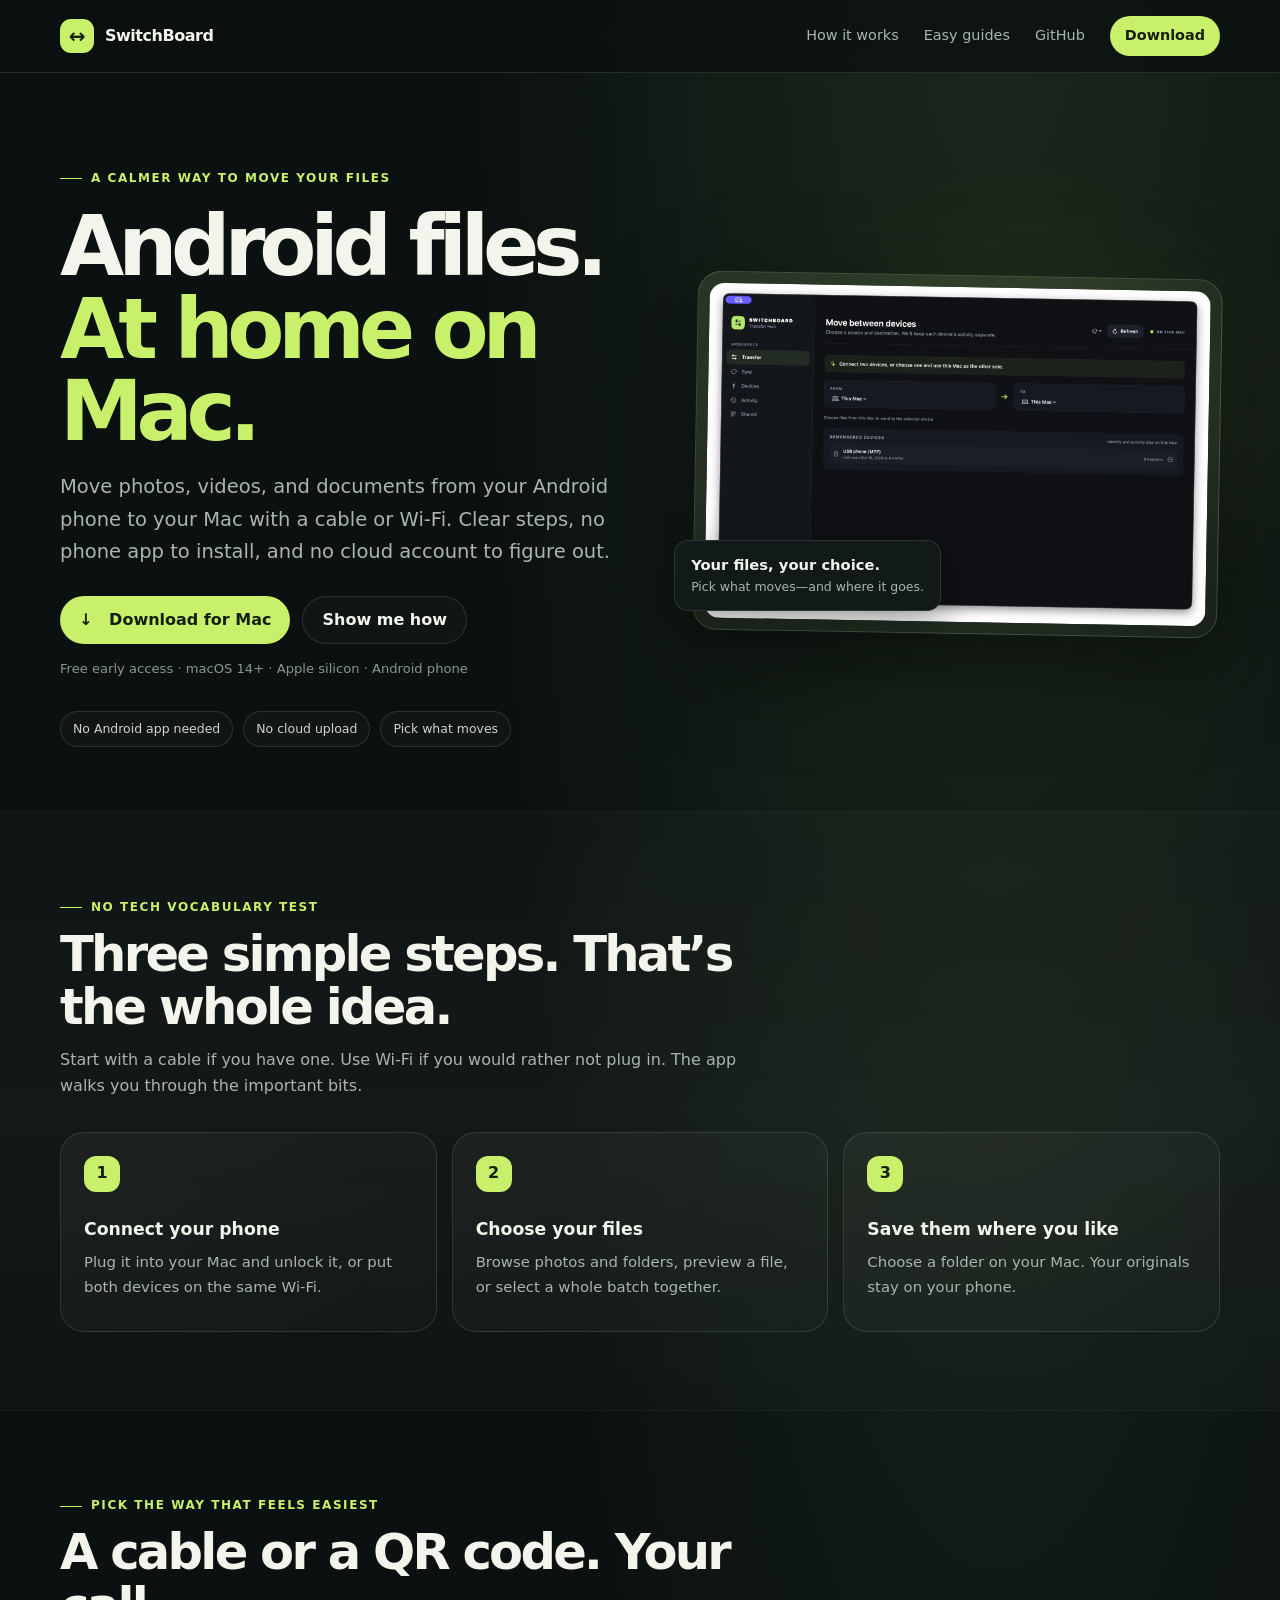
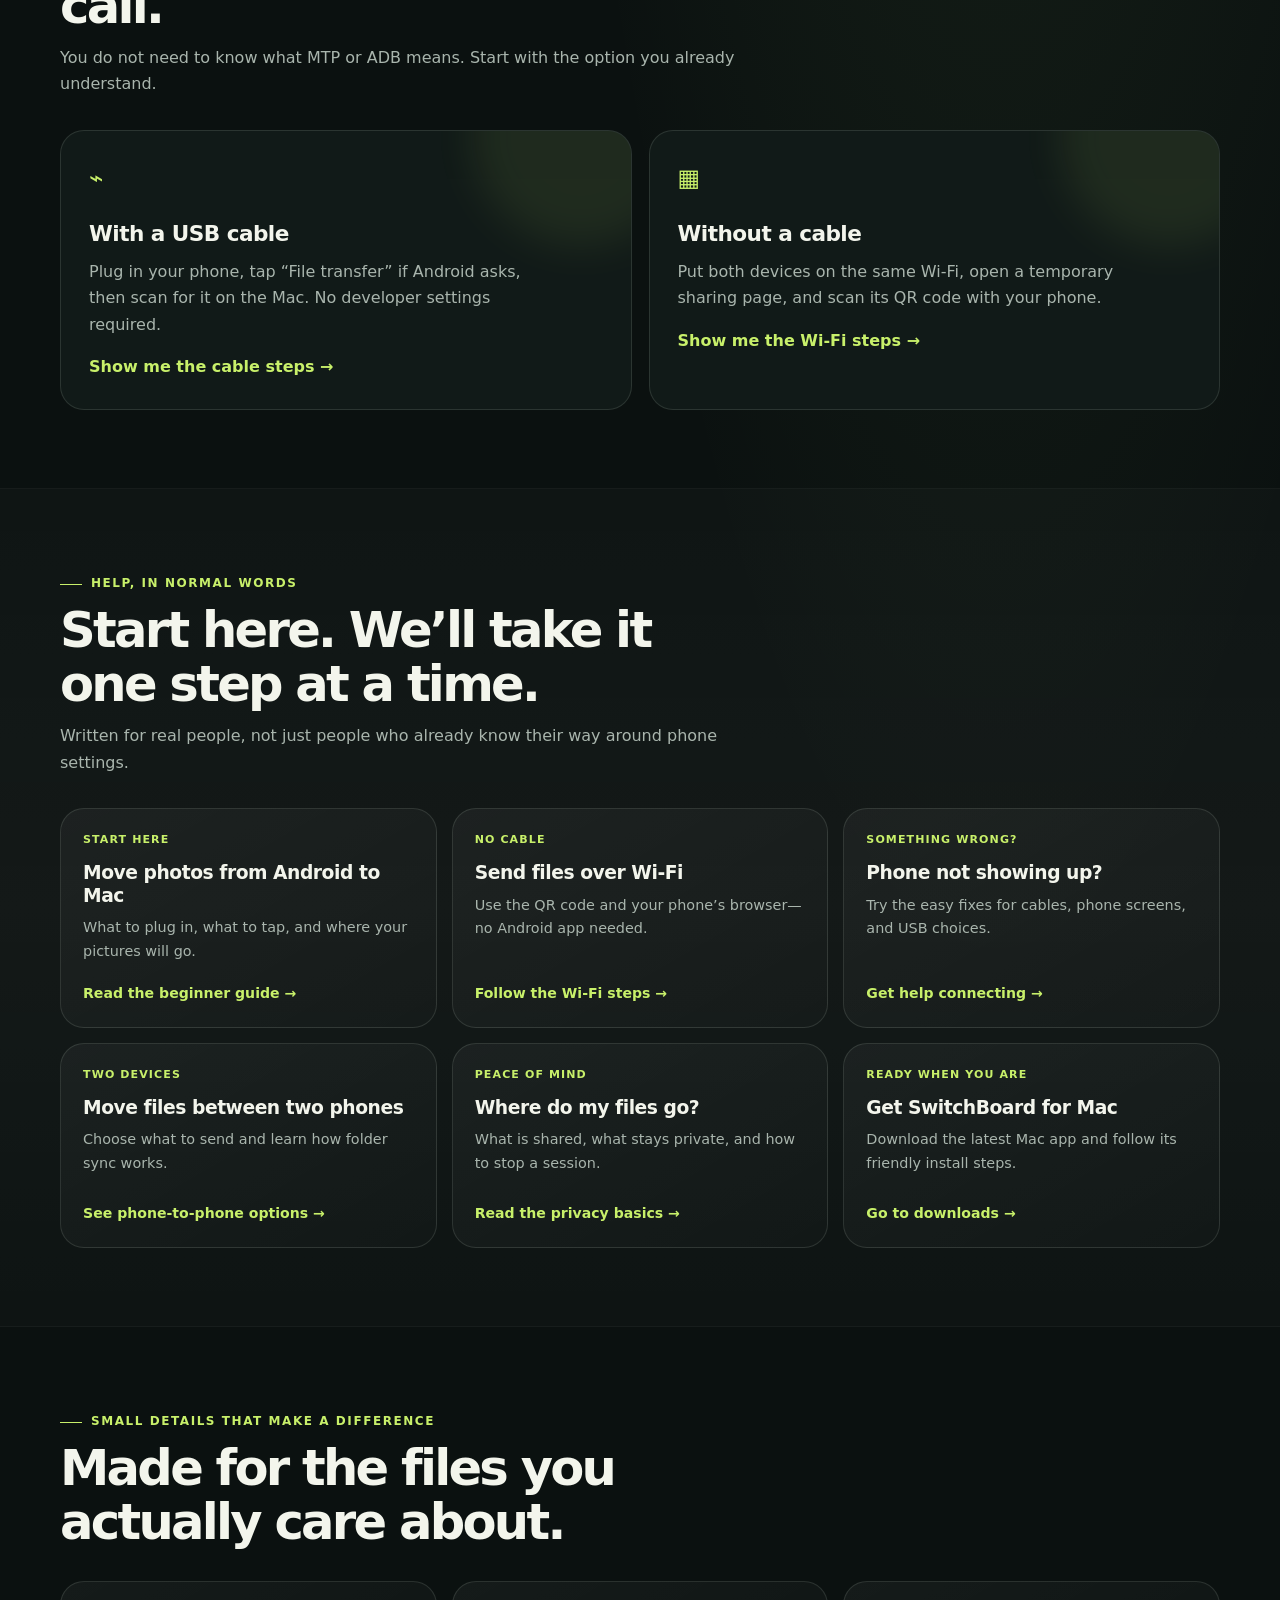
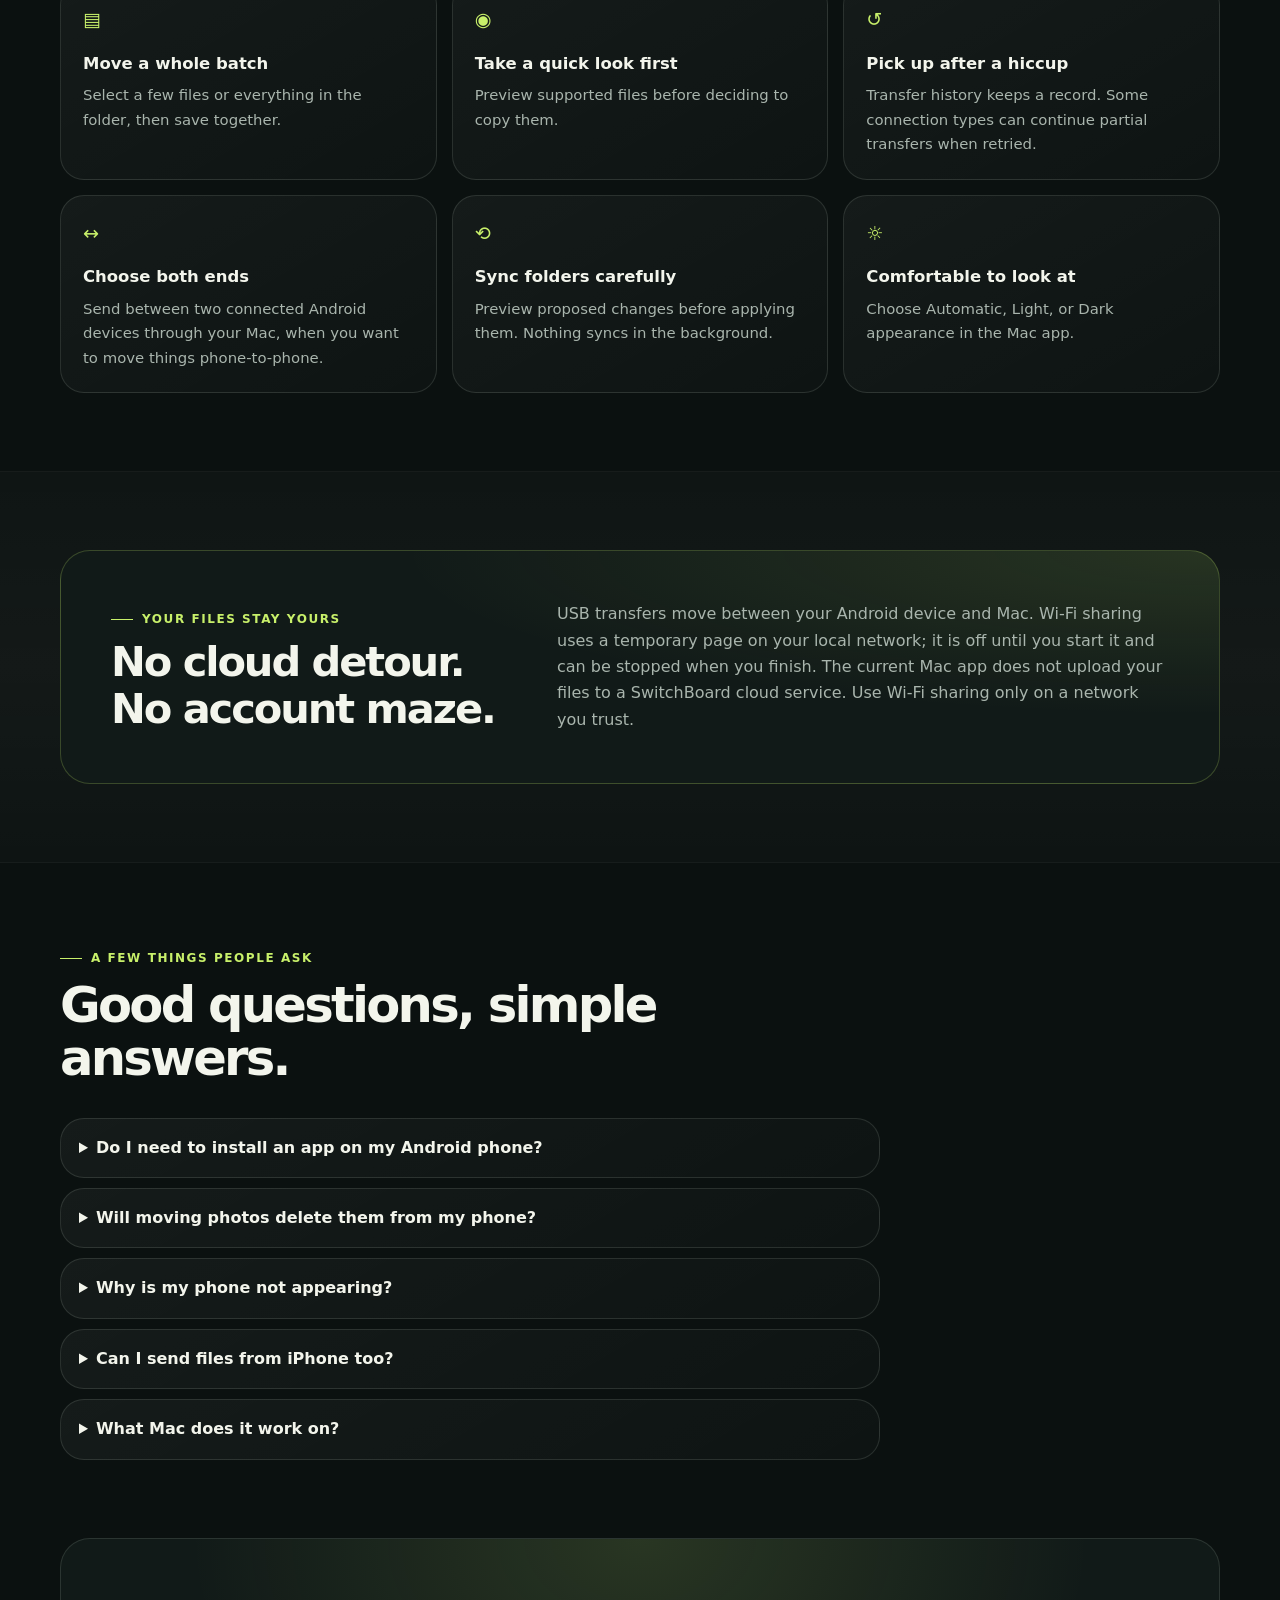
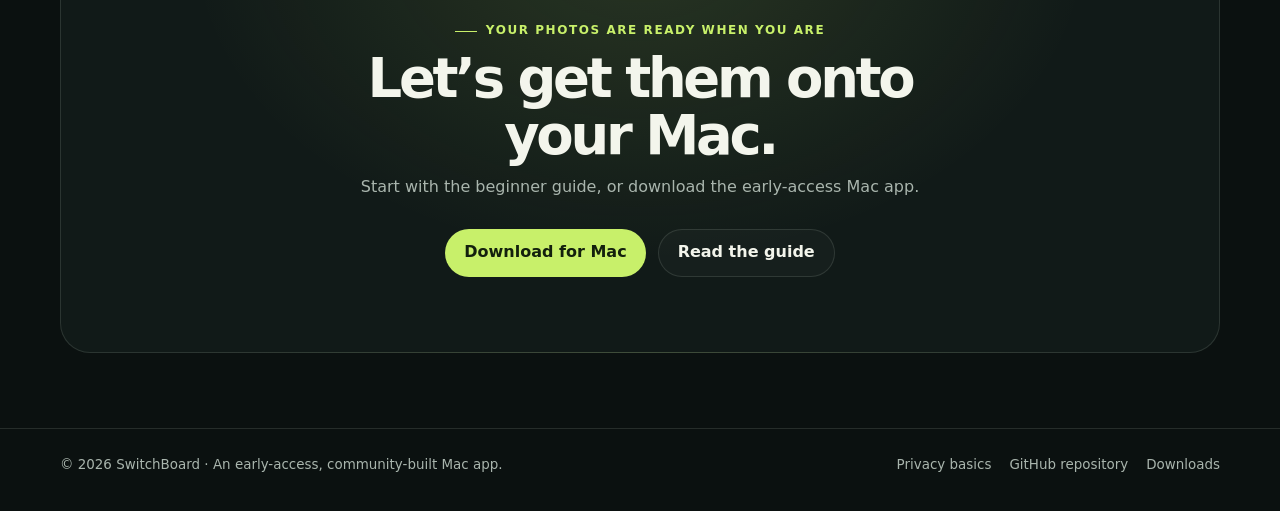
<file: docs/index.html>
<!doctype html>
<html lang="en">
<head>
  <meta charset="utf-8">
  <meta name="viewport" content="width=device-width, initial-scale=1">
  <title>SwitchBoard — Easy Android File Transfer for Mac</title>
  <meta name="description" content="Move photos and files from Android to Mac without the tech hassle. SwitchBoard offers simple USB and local Wi-Fi transfers, bulk file selection, and clear step-by-step guides.">
  <meta name="theme-color" content="#0b1110">
  <link rel="canonical" href="https://adityarajpt.github.io/SwitchBoard/">
  <link rel="icon" type="image/svg+xml" href="favicon.svg">
  <meta property="og:type" content="website">
  <meta property="og:title" content="SwitchBoard — Easy Android File Transfer for Mac">
  <meta property="og:description" content="Move photos from Android to Mac by cable or Wi-Fi. Simple steps, no cloud account, and no Android companion app required.">
  <meta property="og:url" content="https://adityarajpt.github.io/SwitchBoard/">
  <meta property="og:image" content="https://adityarajpt.github.io/SwitchBoard/images/transfer-endpoints.jpg">
  <meta name="twitter:card" content="summary_large_image">
  <link rel="stylesheet" href="assets/site.css">
  <script type="application/ld+json">
  {
    "@context": "https://schema.org",
    "@type": "SoftwareApplication",
    "name": "SwitchBoard",
    "alternateName": "Transfer Hub",
    "applicationCategory": "UtilitiesApplication",
    "operatingSystem": "macOS 14 or later",
    "description": "A native Mac app for transferring files from Android over USB or local Wi-Fi, with beginner-friendly guidance.",
    "downloadUrl": "https://github.com/adityarajpt/SwitchBoard/releases/latest",
    "softwareVersion": "0.1.0",
    "offers": { "@type": "Offer", "price": "0", "priceCurrency": "USD" }
  }
  </script>
</head>
<body>
  <a class="skip" href="#main">Skip to content</a>
  <header class="site-header">
    <div class="wrap nav">
      <a class="brand" href="./" aria-label="SwitchBoard home"><span class="brand-mark" aria-hidden="true">↔</span><span>SwitchBoard</span></a>
      <nav class="nav-links" aria-label="Main navigation">
        <a href="#how">How it works</a>
        <a href="#guides">Easy guides</a>
        <a href="https://github.com/adityarajpt/SwitchBoard" rel="noopener">GitHub</a>
        <a class="nav-download" href="https://github.com/adityarajpt/SwitchBoard/releases/latest">Download</a>
      </nav>
    </div>
  </header>

  <main id="main">
    <section class="hero">
      <div class="wrap hero-grid">
        <div>
          <span class="eyebrow">A calmer way to move your files</span>
          <h1>Android files.<br><span>At home on Mac.</span></h1>
          <p class="hero-copy">Move photos, videos, and documents from your Android phone to your Mac with a cable or Wi-Fi. Clear steps, no phone app to install, and no cloud account to figure out.</p>
          <div class="actions">
            <a class="button button-primary" href="https://github.com/adityarajpt/SwitchBoard/releases/latest">↓ &nbsp; Download for Mac</a>
            <a class="button button-secondary" href="guides/transfer-android-photos-to-mac.html">Show me how</a>
          </div>
          <p class="fineprint">Free early access · macOS 14+ · Apple silicon · Android phone</p>
          <div class="trust-row" aria-label="Product highlights">
            <span class="pill">No Android app needed</span><span class="pill">No cloud upload</span><span class="pill">Pick what moves</span>
          </div>
        </div>
        <div class="hero-art">
          <div class="shot-frame"><img src="images/transfer-endpoints.jpg" alt="Transfer Hub for Mac showing source and destination device choices"></div>
          <div class="shot-caption"><strong>Your files, your choice.</strong> Pick what moves—and where it goes.</div>
        </div>
      </div>
    </section>

    <section class="section section-alt" id="how">
      <div class="wrap">
        <div class="section-heading">
          <span class="eyebrow">No tech vocabulary test</span>
          <h2>Three simple steps. That’s the whole idea.</h2>
          <p>Start with a cable if you have one. Use Wi-Fi if you would rather not plug in. The app walks you through the important bits.</p>
        </div>
        <div class="steps">
          <article class="step"><span class="step-num">1</span><h3>Connect your phone</h3><p>Plug it into your Mac and unlock it, or put both devices on the same Wi-Fi.</p></article>
          <article class="step"><span class="step-num">2</span><h3>Choose your files</h3><p>Browse photos and folders, preview a file, or select a whole batch together.</p></article>
          <article class="step"><span class="step-num">3</span><h3>Save them where you like</h3><p>Choose a folder on your Mac. Your originals stay on your phone.</p></article>
        </div>
      </div>
    </section>

    <section class="section">
      <div class="wrap">
        <div class="section-heading">
          <span class="eyebrow">Pick the way that feels easiest</span>
          <h2>A cable or a QR code. Your call.</h2>
          <p>You do not need to know what MTP or ADB means. Start with the option you already understand.</p>
        </div>
        <div class="method-grid">
          <article class="method"><span class="method-icon" aria-hidden="true">⌁</span><h3>With a USB cable</h3><p>Plug in your phone, tap “File transfer” if Android asks, then scan for it on the Mac. No developer settings required.</p><a class="text-link" href="guides/transfer-android-photos-to-mac.html">Show me the cable steps →</a></article>
          <article class="method"><span class="method-icon" aria-hidden="true">▦</span><h3>Without a cable</h3><p>Put both devices on the same Wi-Fi, open a temporary sharing page, and scan its QR code with your phone.</p><a class="text-link" href="guides/android-to-mac-wifi.html">Show me the Wi-Fi steps →</a></article>
        </div>
      </div>
    </section>

    <section class="section section-alt" id="guides">
      <div class="wrap">
        <div class="section-heading">
          <span class="eyebrow">Help, in normal words</span>
          <h2>Start here. We’ll take it one step at a time.</h2>
          <p>Written for real people, not just people who already know their way around phone settings.</p>
        </div>
        <div class="guide-grid">
          <a class="guide-card" href="guides/transfer-android-photos-to-mac.html"><span class="guide-tag">Start here</span><h3>Move photos from Android to Mac</h3><p>What to plug in, what to tap, and where your pictures will go.</p><span class="text-link">Read the beginner guide →</span></a>
          <a class="guide-card" href="guides/android-to-mac-wifi.html"><span class="guide-tag">No cable</span><h3>Send files over Wi-Fi</h3><p>Use the QR code and your phone’s browser—no Android app needed.</p><span class="text-link">Follow the Wi-Fi steps →</span></a>
          <a class="guide-card" href="guides/android-not-showing.html"><span class="guide-tag">Something wrong?</span><h3>Phone not showing up?</h3><p>Try the easy fixes for cables, phone screens, and USB choices.</p><span class="text-link">Get help connecting →</span></a>
          <a class="guide-card" href="guides/send-between-phones.html"><span class="guide-tag">Two devices</span><h3>Move files between two phones</h3><p>Choose what to send and learn how folder sync works.</p><span class="text-link">See phone-to-phone options →</span></a>
          <a class="guide-card" href="guides/privacy.html"><span class="guide-tag">Peace of mind</span><h3>Where do my files go?</h3><p>What is shared, what stays private, and how to stop a session.</p><span class="text-link">Read the privacy basics →</span></a>
          <a class="guide-card" href="https://github.com/adityarajpt/SwitchBoard/releases/latest"><span class="guide-tag">Ready when you are</span><h3>Get SwitchBoard for Mac</h3><p>Download the latest Mac app and follow its friendly install steps.</p><span class="text-link">Go to downloads →</span></a>
        </div>
      </div>
    </section>

    <section class="section">
      <div class="wrap">
        <div class="section-heading"><span class="eyebrow">Small details that make a difference</span><h2>Made for the files you actually care about.</h2></div>
        <div class="feature-grid">
          <article class="feature"><div class="feature-symbol" aria-hidden="true">▤</div><h3>Move a whole batch</h3><p>Select a few files or everything in the folder, then save together.</p></article>
          <article class="feature"><div class="feature-symbol" aria-hidden="true">◉</div><h3>Take a quick look first</h3><p>Preview supported files before deciding to copy them.</p></article>
          <article class="feature"><div class="feature-symbol" aria-hidden="true">↺</div><h3>Pick up after a hiccup</h3><p>Transfer history keeps a record. Some connection types can continue partial transfers when retried.</p></article>
          <article class="feature"><div class="feature-symbol" aria-hidden="true">↔</div><h3>Choose both ends</h3><p>Send between two connected Android devices through your Mac, when you want to move things phone-to-phone.</p></article>
          <article class="feature"><div class="feature-symbol" aria-hidden="true">⟲</div><h3>Sync folders carefully</h3><p>Preview proposed changes before applying them. Nothing syncs in the background.</p></article>
          <article class="feature"><div class="feature-symbol" aria-hidden="true">☼</div><h3>Comfortable to look at</h3><p>Choose Automatic, Light, or Dark appearance in the Mac app.</p></article>
        </div>
      </div>
    </section>

    <section class="section section-alt">
      <div class="wrap privacy">
        <div><span class="eyebrow">Your files stay yours</span><h2>No cloud detour.<br>No account maze.</h2></div>
        <p>USB transfers move between your Android device and Mac. Wi-Fi sharing uses a temporary page on your local network; it is off until you start it and can be stopped when you finish. The current Mac app does not upload your files to a SwitchBoard cloud service. Use Wi-Fi sharing only on a network you trust.</p>
      </div>
    </section>

    <section class="section" id="questions">
      <div class="wrap">
        <div class="section-heading"><span class="eyebrow">A few things people ask</span><h2>Good questions, simple answers.</h2></div>
        <div class="faq">
          <details><summary>Do I need to install an app on my Android phone?</summary><p>No. The USB method needs nothing on the phone. The Wi-Fi option opens a webpage in your phone’s browser.</p></details>
          <details><summary>Will moving photos delete them from my phone?</summary><p>No. Saving files to the Mac makes copies. The app does not delete the original Android files during a transfer.</p></details>
          <details><summary>Why is my phone not appearing?</summary><p>Unlock the phone, try a cable that supports data, and choose “File transfer” in the USB notification. Then scan again. <a class="text-link" href="guides/android-not-showing.html">See the no-jargon troubleshooting steps.</a></p></details>
          <details><summary>Can I send files from iPhone too?</summary><p>The current build supports basic upload and download through the iPhone browser using the local Wi-Fi page. It does not browse iPhone storage or sync iOS folders directly yet.</p></details>
          <details><summary>What Mac does it work on?</summary><p>The early-access app requires macOS 14 or later and Apple silicon. It is not currently notarized, so macOS may show a first-open warning. The install guide explains the safe override.</p></details>
        </div>
      </div>
    </section>

    <section class="wrap bottom-cta">
      <span class="eyebrow">Your photos are ready when you are</span>
      <h2>Let’s get them onto your Mac.</h2>
      <p>Start with the beginner guide, or download the early-access Mac app.</p>
      <div class="actions" style="justify-content:center">
        <a class="button button-primary" href="https://github.com/adityarajpt/SwitchBoard/releases/latest">Download for Mac</a>
        <a class="button button-secondary" href="guides/transfer-android-photos-to-mac.html">Read the guide</a>
      </div>
    </section>
  </main>

  <footer class="site-footer"><div class="wrap footer-row"><span>© 2026 SwitchBoard · An early-access, community-built Mac app.</span><nav class="footer-links" aria-label="Footer navigation"><a href="guides/privacy.html">Privacy basics</a><a href="https://github.com/adityarajpt/SwitchBoard">GitHub repository</a><a href="https://github.com/adityarajpt/SwitchBoard/releases/latest">Downloads</a></nav></div></footer>
</body>
</html>
</file>
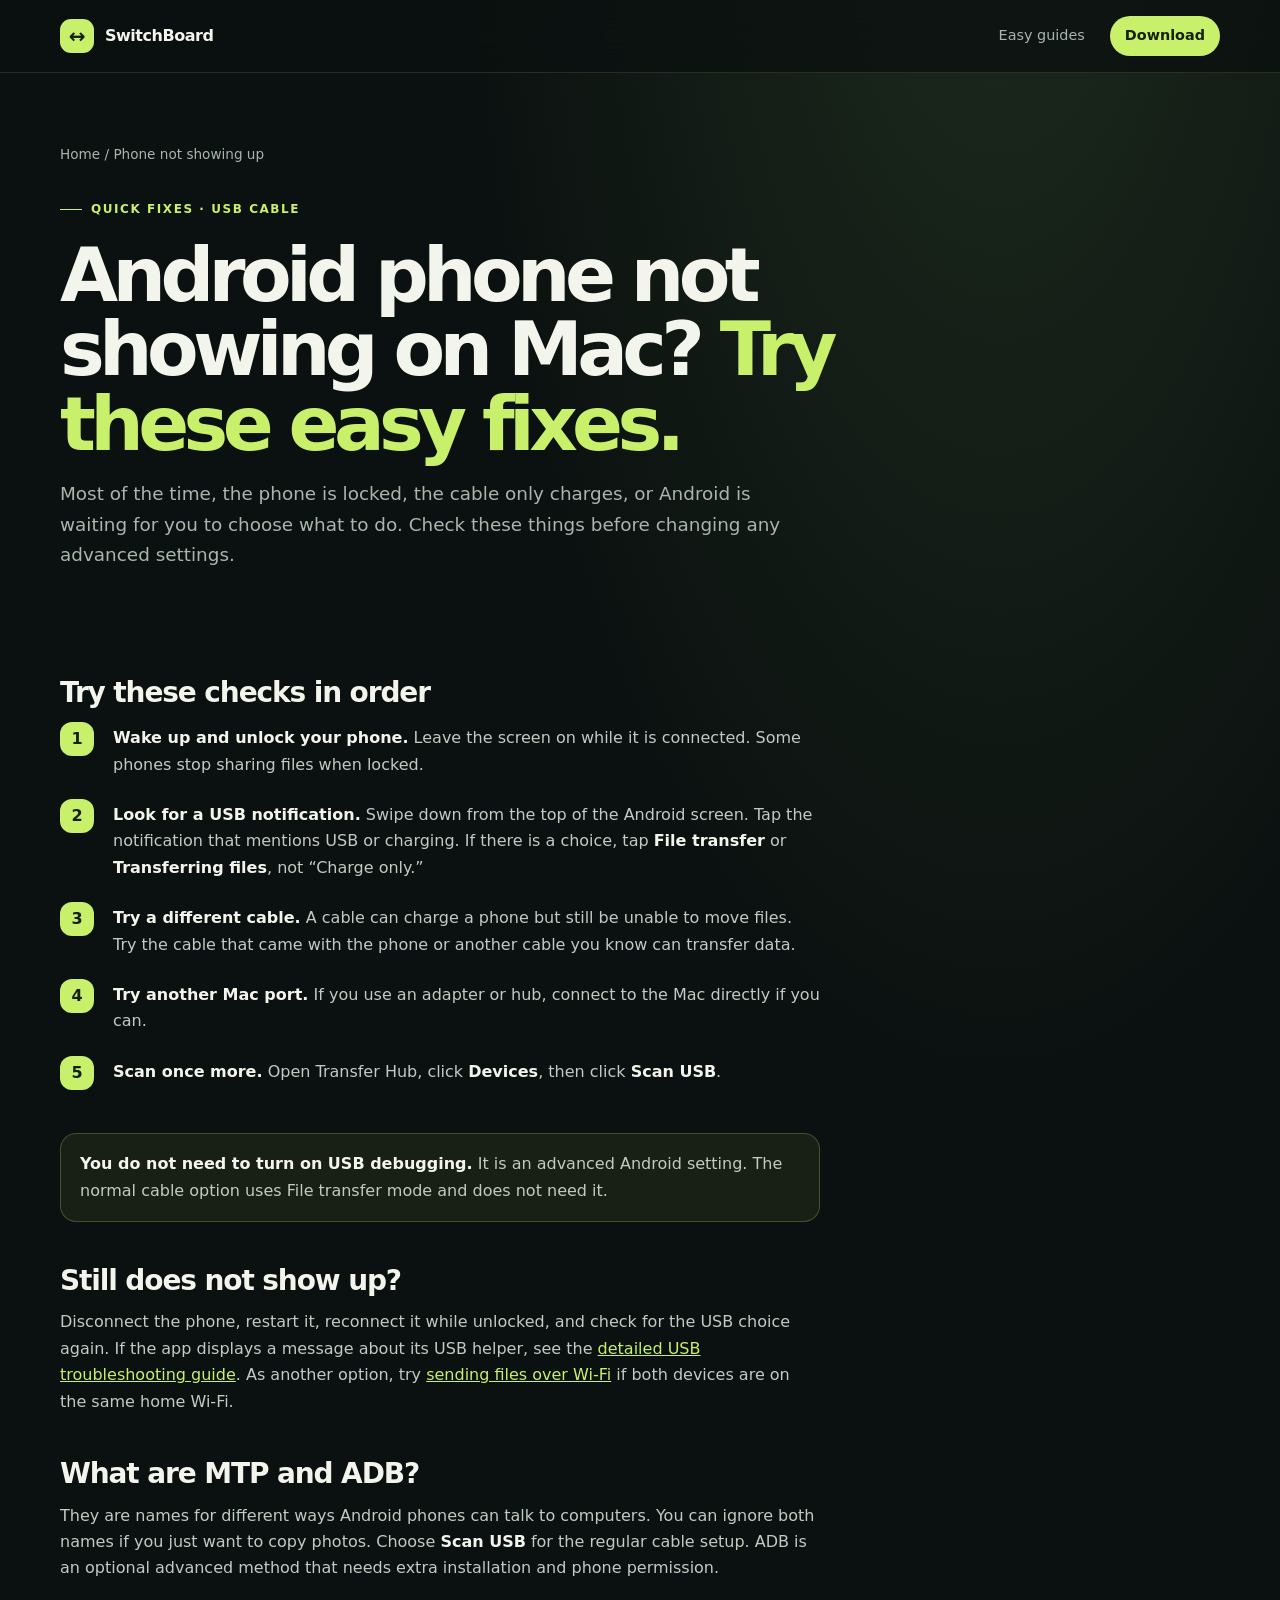
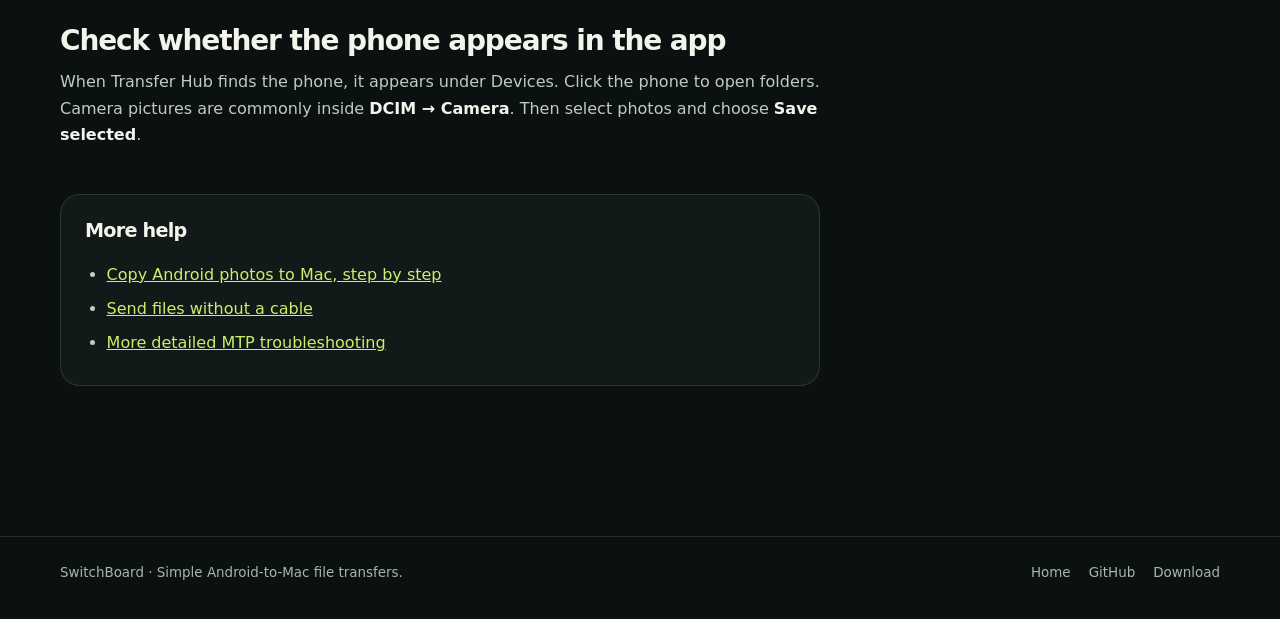
<file: docs/guides/android-not-showing.html>
<!doctype html>
<html lang="en"><head>
  <meta charset="utf-8"><meta name="viewport" content="width=device-width, initial-scale=1">
  <title>Android Phone Not Showing on Mac? Easy Fixes | SwitchBoard</title>
  <meta name="description" content="Is your Android phone not showing up on your Mac? Try these simple fixes for a USB cable, locked screen, charging mode, and Transfer Hub device scan.">
  <meta name="theme-color" content="#0b1110"><link rel="canonical" href="https://adityarajpt.github.io/SwitchBoard/guides/android-not-showing.html"><link rel="icon" type="image/svg+xml" href="../favicon.svg"><link rel="stylesheet" href="../assets/site.css"><meta property="og:title" content="Android Phone Not Showing on Mac? Easy Fixes"><meta property="og:description" content="Simple checks for a phone that will not appear on your Mac when you connect it by USB."><meta property="og:type" content="article">
  <script type="application/ld+json">{"@context":"https://schema.org","@type":"HowTo","name":"Fix an Android phone that does not show on Mac","step":[{"@type":"HowToStep","name":"Unlock the phone","text":"Unlock Android and leave its screen awake."},{"@type":"HowToStep","name":"Choose File transfer","text":"Tap the USB notification and select File transfer if Android displays it."},{"@type":"HowToStep","name":"Try a data cable","text":"Use a USB cable that supports file transfer, not just charging."},{"@type":"HowToStep","name":"Scan again","text":"Open Transfer Hub, choose Devices, then Scan USB."}]}</script>
</head><body><a class="skip" href="#main">Skip to content</a><header class="site-header"><div class="wrap nav"><a class="brand" href="../"><span class="brand-mark" aria-hidden="true">↔</span><span>SwitchBoard</span></a><nav class="nav-links"><a href="../#guides">Easy guides</a><a class="nav-download" href="https://github.com/adityarajpt/SwitchBoard/releases/latest">Download</a></nav></div></header>
  <main id="main" class="wrap"><section class="guide-hero"><div class="breadcrumbs"><a href="../">Home</a> / Phone not showing up</div><span class="eyebrow">Quick fixes · USB cable</span><h1>Android phone not showing on Mac? <span>Try these easy fixes.</span></h1><p class="lead">Most of the time, the phone is locked, the cable only charges, or Android is waiting for you to choose what to do. Check these things before changing any advanced settings.</p></section>
    <article class="guide-content"><h2>Try these checks in order</h2><ol class="numbered"><li><strong>Wake up and unlock your phone.</strong> Leave the screen on while it is connected. Some phones stop sharing files when locked.</li><li><strong>Look for a USB notification.</strong> Swipe down from the top of the Android screen. Tap the notification that mentions USB or charging. If there is a choice, tap <strong>File transfer</strong> or <strong>Transferring files</strong>, not “Charge only.”</li><li><strong>Try a different cable.</strong> A cable can charge a phone but still be unable to move files. Try the cable that came with the phone or another cable you know can transfer data.</li><li><strong>Try another Mac port.</strong> If you use an adapter or hub, connect to the Mac directly if you can.</li><li><strong>Scan once more.</strong> Open Transfer Hub, click <strong>Devices</strong>, then click <strong>Scan USB</strong>.</li></ol>
      <div class="callout"><p><strong>You do not need to turn on USB debugging.</strong> It is an advanced Android setting. The normal cable option uses File transfer mode and does not need it.</p></div>
      <h2>Still does not show up?</h2><p>Disconnect the phone, restart it, reconnect it while unlocked, and check for the USB choice again. If the app displays a message about its USB helper, see the <a href="https://github.com/adityarajpt/SwitchBoard/blob/main/docs/android-mtp-not-working-on-mac.md">detailed USB troubleshooting guide</a>. As another option, try <a href="android-to-mac-wifi.html">sending files over Wi-Fi</a> if both devices are on the same home Wi-Fi.</p>
      <h2>What are MTP and ADB?</h2><p>They are names for different ways Android phones can talk to computers. You can ignore both names if you just want to copy photos. Choose <strong>Scan USB</strong> for the regular cable setup. ADB is an optional advanced method that needs extra installation and phone permission.</p>
      <h2>Check whether the phone appears in the app</h2><p>When Transfer Hub finds the phone, it appears under Devices. Click the phone to open folders. Camera pictures are commonly inside <strong>DCIM → Camera</strong>. Then select photos and choose <strong>Save selected</strong>.</p>
      <div class="related"><h2>More help</h2><ul><li><a href="transfer-android-photos-to-mac.html">Copy Android photos to Mac, step by step</a></li><li><a href="android-to-mac-wifi.html">Send files without a cable</a></li><li><a href="https://github.com/adityarajpt/SwitchBoard/blob/main/docs/android-mtp-not-working-on-mac.md">More detailed MTP troubleshooting</a></li></ul></div>
    </article></main><footer class="site-footer"><div class="wrap footer-row"><span>SwitchBoard · Simple Android-to-Mac file transfers.</span><nav class="footer-links"><a href="../">Home</a><a href="https://github.com/adityarajpt/SwitchBoard">GitHub</a><a href="https://github.com/adityarajpt/SwitchBoard/releases/latest">Download</a></nav></div></footer>
</body></html>
</file>
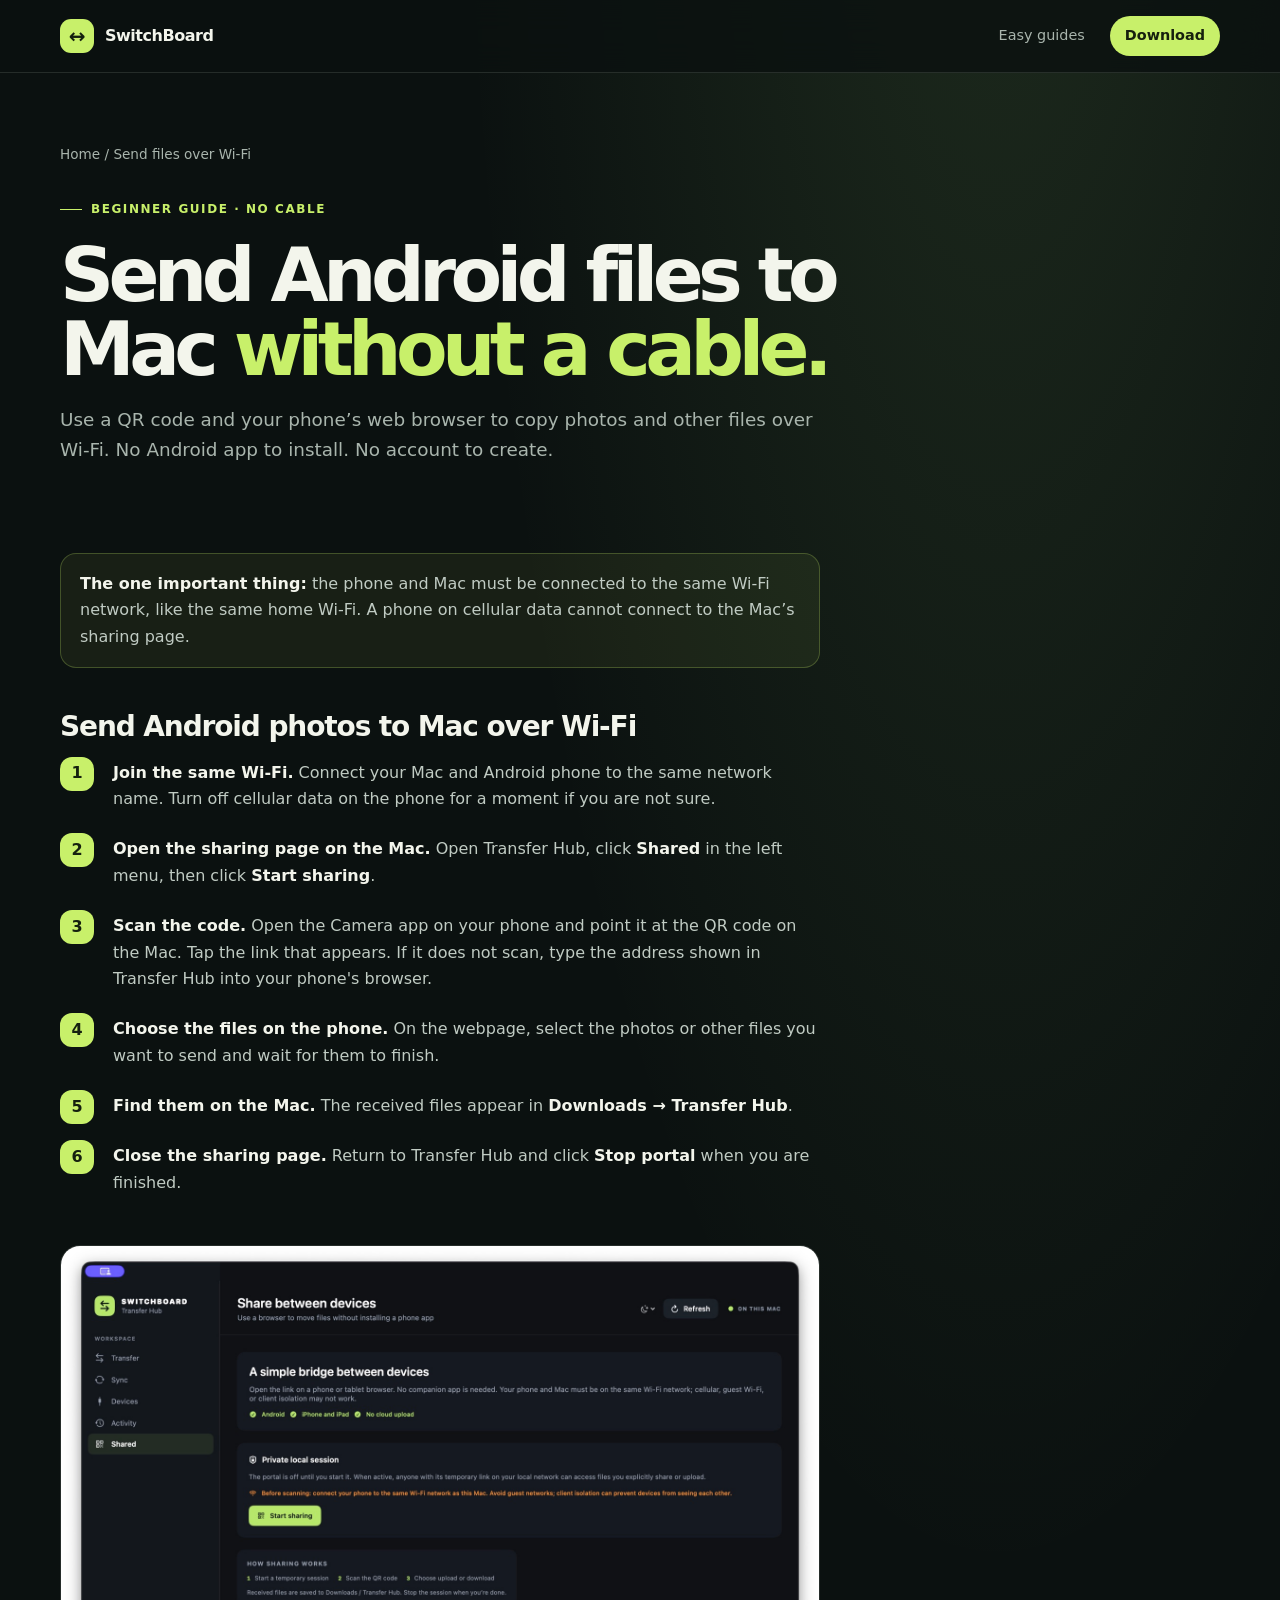
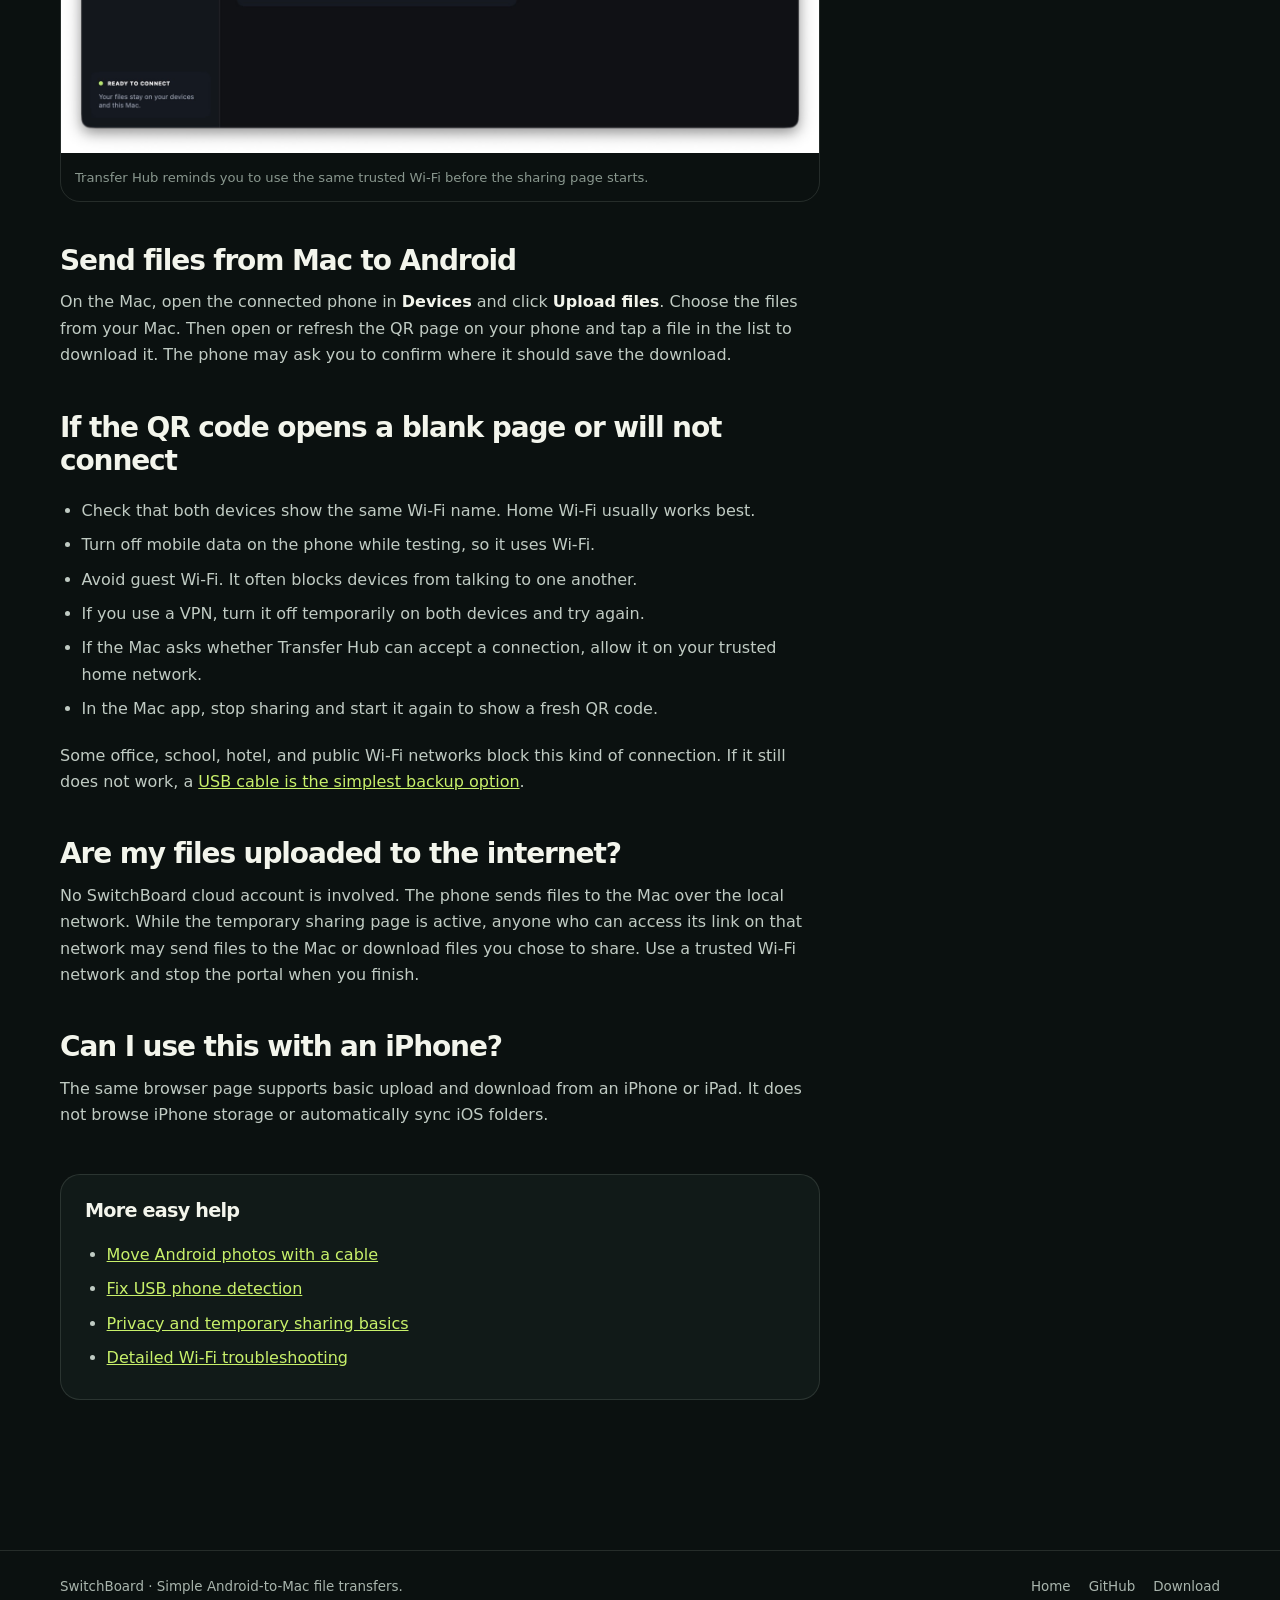
<file: docs/guides/android-to-mac-wifi.html>
<!doctype html>
<html lang="en"><head>
  <meta charset="utf-8"><meta name="viewport" content="width=device-width, initial-scale=1">
  <title>Send Android Files to Mac Without a Cable | SwitchBoard</title>
  <meta name="description" content="Send photos from Android to Mac over Wi-Fi with a QR code. No phone app, USB cable, or cloud account needed. Easy steps and quick fixes if it will not connect.">
  <meta name="theme-color" content="#0b1110"><link rel="canonical" href="https://adityarajpt.github.io/SwitchBoard/guides/android-to-mac-wifi.html"><link rel="icon" type="image/svg+xml" href="../favicon.svg"><link rel="stylesheet" href="../assets/site.css">
  <meta property="og:title" content="Send Android Files to Mac Without a Cable"><meta property="og:description" content="Scan a QR code to transfer Android photos and files to your Mac over your home Wi-Fi."><meta property="og:type" content="article">
  <script type="application/ld+json">{"@context":"https://schema.org","@type":"HowTo","name":"Send Android files to Mac over Wi-Fi","step":[{"@type":"HowToStep","name":"Join the same Wi-Fi","text":"Connect both the Mac and Android phone to the same Wi-Fi network."},{"@type":"HowToStep","name":"Start sharing on the Mac","text":"Open Transfer Hub, click Shared, then Start sharing."},{"@type":"HowToStep","name":"Scan the QR code","text":"Scan the QR code shown in Transfer Hub with the phone camera and tap the link."},{"@type":"HowToStep","name":"Choose files","text":"Select files in the browser page on the Android phone and wait for the upload to finish."}]}</script>
</head><body><a class="skip" href="#main">Skip to content</a>
  <header class="site-header"><div class="wrap nav"><a class="brand" href="../"><span class="brand-mark" aria-hidden="true">↔</span><span>SwitchBoard</span></a><nav class="nav-links" aria-label="Main navigation"><a href="../#guides">Easy guides</a><a class="nav-download" href="https://github.com/adityarajpt/SwitchBoard/releases/latest">Download</a></nav></div></header>
  <main id="main" class="wrap"><section class="guide-hero"><div class="breadcrumbs"><a href="../">Home</a> / Send files over Wi-Fi</div><span class="eyebrow">Beginner guide · no cable</span><h1>Send Android files to Mac <span>without a cable.</span></h1><p class="lead">Use a QR code and your phone’s web browser to copy photos and other files over Wi-Fi. No Android app to install. No account to create.</p></section>
    <article class="guide-content"><div class="callout"><p><strong>The one important thing:</strong> the phone and Mac must be connected to the same Wi-Fi network, like the same home Wi-Fi. A phone on cellular data cannot connect to the Mac’s sharing page.</p></div>
      <h2>Send Android photos to Mac over Wi-Fi</h2><ol class="numbered"><li><strong>Join the same Wi-Fi.</strong> Connect your Mac and Android phone to the same network name. Turn off cellular data on the phone for a moment if you are not sure.</li><li><strong>Open the sharing page on the Mac.</strong> Open Transfer Hub, click <strong>Shared</strong> in the left menu, then click <strong>Start sharing</strong>.</li><li><strong>Scan the code.</strong> Open the Camera app on your phone and point it at the QR code on the Mac. Tap the link that appears. If it does not scan, type the address shown in Transfer Hub into your phone's browser.</li><li><strong>Choose the files on the phone.</strong> On the webpage, select the photos or other files you want to send and wait for them to finish.</li><li><strong>Find them on the Mac.</strong> The received files appear in <strong>Downloads → Transfer Hub</strong>.</li><li><strong>Close the sharing page.</strong> Return to Transfer Hub and click <strong>Stop portal</strong> when you are finished.</li></ol>
      <figure class="guide-image"><img src="../images/shared-wifi.jpg" alt="Transfer Hub sharing page explains Wi-Fi requirements before starting"><figcaption class="fineprint" style="padding:0 14px 12px">Transfer Hub reminds you to use the same trusted Wi-Fi before the sharing page starts.</figcaption></figure>
      <h2>Send files from Mac to Android</h2><p>On the Mac, open the connected phone in <strong>Devices</strong> and click <strong>Upload files</strong>. Choose the files from your Mac. Then open or refresh the QR page on your phone and tap a file in the list to download it. The phone may ask you to confirm where it should save the download.</p>
      <h2>If the QR code opens a blank page or will not connect</h2><ul><li>Check that both devices show the same Wi-Fi name. Home Wi-Fi usually works best.</li><li>Turn off mobile data on the phone while testing, so it uses Wi-Fi.</li><li>Avoid guest Wi-Fi. It often blocks devices from talking to one another.</li><li>If you use a VPN, turn it off temporarily on both devices and try again.</li><li>If the Mac asks whether Transfer Hub can accept a connection, allow it on your trusted home network.</li><li>In the Mac app, stop sharing and start it again to show a fresh QR code.</li></ul><p>Some office, school, hotel, and public Wi-Fi networks block this kind of connection. If it still does not work, a <a href="transfer-android-photos-to-mac.html">USB cable is the simplest backup option</a>.</p>
      <h2>Are my files uploaded to the internet?</h2><p>No SwitchBoard cloud account is involved. The phone sends files to the Mac over the local network. While the temporary sharing page is active, anyone who can access its link on that network may send files to the Mac or download files you chose to share. Use a trusted Wi-Fi network and stop the portal when you finish.</p>
      <h2>Can I use this with an iPhone?</h2><p>The same browser page supports basic upload and download from an iPhone or iPad. It does not browse iPhone storage or automatically sync iOS folders.</p>
      <div class="related"><h2>More easy help</h2><ul><li><a href="transfer-android-photos-to-mac.html">Move Android photos with a cable</a></li><li><a href="android-not-showing.html">Fix USB phone detection</a></li><li><a href="privacy.html">Privacy and temporary sharing basics</a></li><li><a href="https://github.com/adityarajpt/SwitchBoard/blob/main/docs/transfer-files-android-mac-wifi.md">Detailed Wi-Fi troubleshooting</a></li></ul></div>
    </article></main><footer class="site-footer"><div class="wrap footer-row"><span>SwitchBoard · Simple Android-to-Mac file transfers.</span><nav class="footer-links"><a href="../">Home</a><a href="https://github.com/adityarajpt/SwitchBoard">GitHub</a><a href="https://github.com/adityarajpt/SwitchBoard/releases/latest">Download</a></nav></div></footer>
</body></html>
</file>
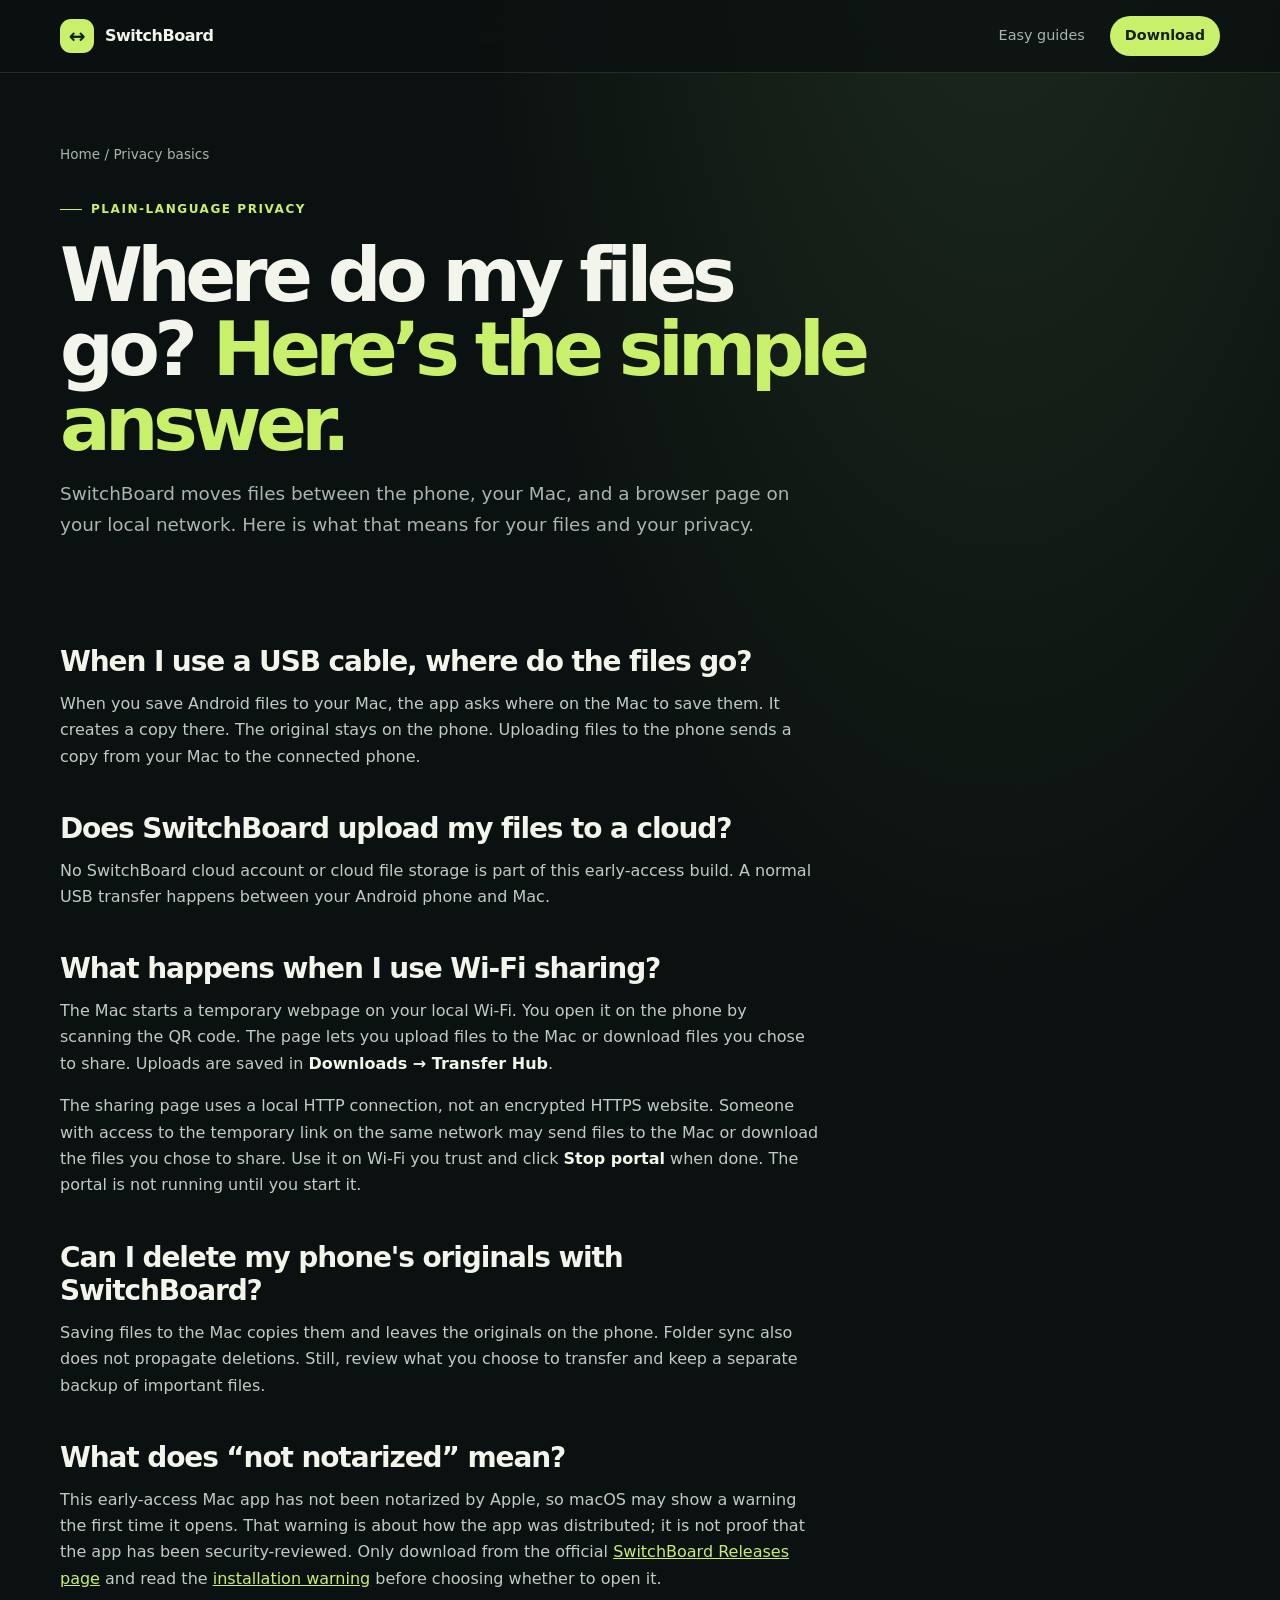
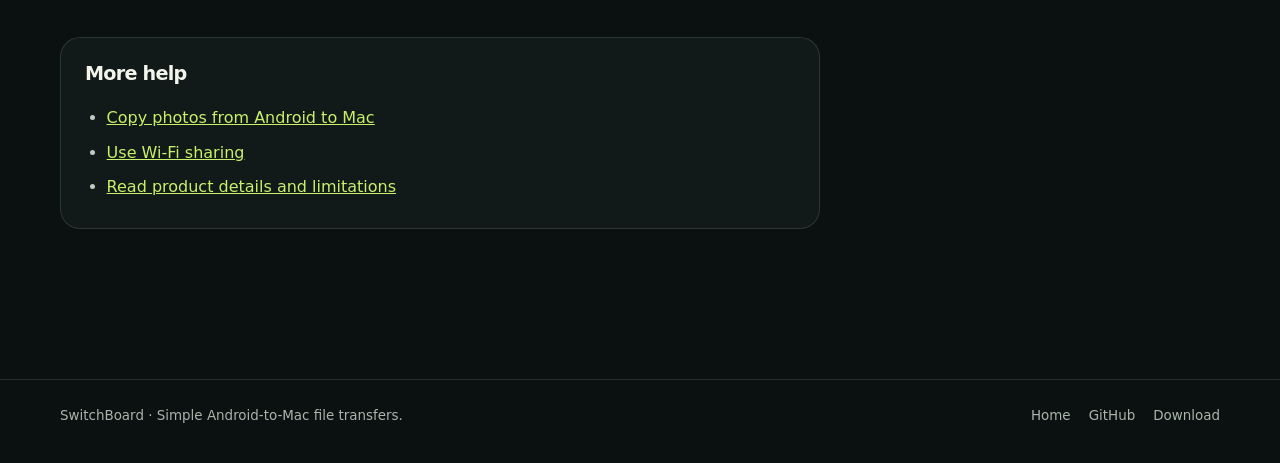
<file: docs/guides/privacy.html>
<!doctype html>
<html lang="en"><head>
  <meta charset="utf-8"><meta name="viewport" content="width=device-width, initial-scale=1">
  <title>Where Do My Android Transfer Files Go? Privacy Basics | SwitchBoard</title>
  <meta name="description" content="Understand where SwitchBoard saves Android-to-Mac transfers, whether files go to a cloud, and how to safely stop local Wi-Fi sharing.">
  <meta name="theme-color" content="#0b1110"><link rel="canonical" href="https://adityarajpt.github.io/SwitchBoard/guides/privacy.html"><link rel="icon" type="image/svg+xml" href="../favicon.svg"><link rel="stylesheet" href="../assets/site.css"><meta property="og:title" content="Where Do My Transfer Files Go? SwitchBoard Privacy Basics"><meta property="og:description" content="Plain answers about local file transfers, Wi-Fi sharing, and where received files are saved."><meta property="og:type" content="article">
</head><body><a class="skip" href="#main">Skip to content</a><header class="site-header"><div class="wrap nav"><a class="brand" href="../"><span class="brand-mark" aria-hidden="true">↔</span><span>SwitchBoard</span></a><nav class="nav-links"><a href="../#guides">Easy guides</a><a class="nav-download" href="https://github.com/adityarajpt/SwitchBoard/releases/latest">Download</a></nav></div></header>
  <main id="main" class="wrap"><section class="guide-hero"><div class="breadcrumbs"><a href="../">Home</a> / Privacy basics</div><span class="eyebrow">Plain-language privacy</span><h1>Where do my files go? <span>Here’s the simple answer.</span></h1><p class="lead">SwitchBoard moves files between the phone, your Mac, and a browser page on your local network. Here is what that means for your files and your privacy.</p></section>
    <article class="guide-content"><h2>When I use a USB cable, where do the files go?</h2><p>When you save Android files to your Mac, the app asks where on the Mac to save them. It creates a copy there. The original stays on the phone. Uploading files to the phone sends a copy from your Mac to the connected phone.</p>
      <h2>Does SwitchBoard upload my files to a cloud?</h2><p>No SwitchBoard cloud account or cloud file storage is part of this early-access build. A normal USB transfer happens between your Android phone and Mac.</p>
      <h2>What happens when I use Wi-Fi sharing?</h2><p>The Mac starts a temporary webpage on your local Wi-Fi. You open it on the phone by scanning the QR code. The page lets you upload files to the Mac or download files you chose to share. Uploads are saved in <strong>Downloads → Transfer Hub</strong>.</p><p>The sharing page uses a local HTTP connection, not an encrypted HTTPS website. Someone with access to the temporary link on the same network may send files to the Mac or download the files you chose to share. Use it on Wi-Fi you trust and click <strong>Stop portal</strong> when done. The portal is not running until you start it.</p>
      <h2>Can I delete my phone's originals with SwitchBoard?</h2><p>Saving files to the Mac copies them and leaves the originals on the phone. Folder sync also does not propagate deletions. Still, review what you choose to transfer and keep a separate backup of important files.</p>
      <h2>What does “not notarized” mean?</h2><p>This early-access Mac app has not been notarized by Apple, so macOS may show a warning the first time it opens. That warning is about how the app was distributed; it is not proof that the app has been security-reviewed. Only download from the official <a href="https://github.com/adityarajpt/SwitchBoard/releases/latest">SwitchBoard Releases page</a> and read the <a href="https://github.com/adityarajpt/SwitchBoard#installing-the-non-notarized-build">installation warning</a> before choosing whether to open it.</p>
      <div class="related"><h2>More help</h2><ul><li><a href="transfer-android-photos-to-mac.html">Copy photos from Android to Mac</a></li><li><a href="android-to-mac-wifi.html">Use Wi-Fi sharing</a></li><li><a href="https://github.com/adityarajpt/SwitchBoard/blob/main/README.md">Read product details and limitations</a></li></ul></div>
    </article></main><footer class="site-footer"><div class="wrap footer-row"><span>SwitchBoard · Simple Android-to-Mac file transfers.</span><nav class="footer-links"><a href="../">Home</a><a href="https://github.com/adityarajpt/SwitchBoard">GitHub</a><a href="https://github.com/adityarajpt/SwitchBoard/releases/latest">Download</a></nav></div></footer>
</body></html>
</file>
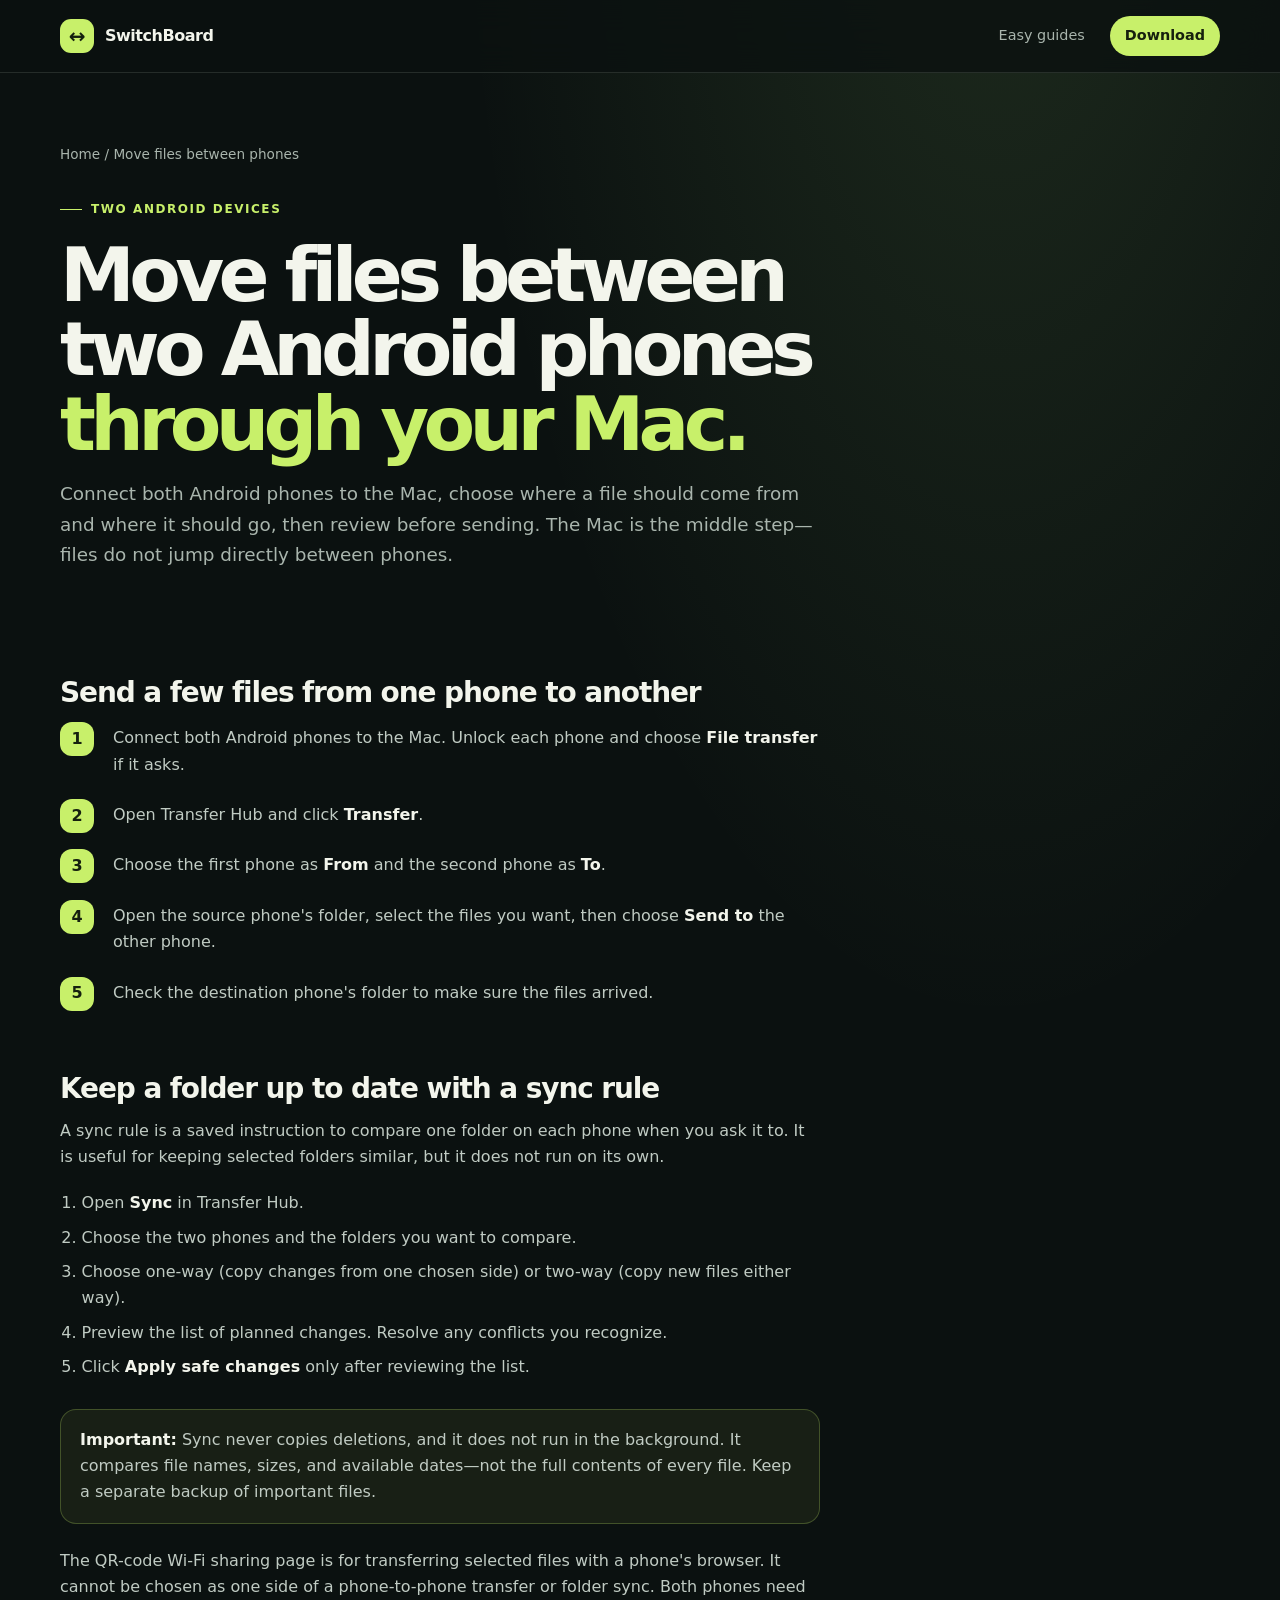
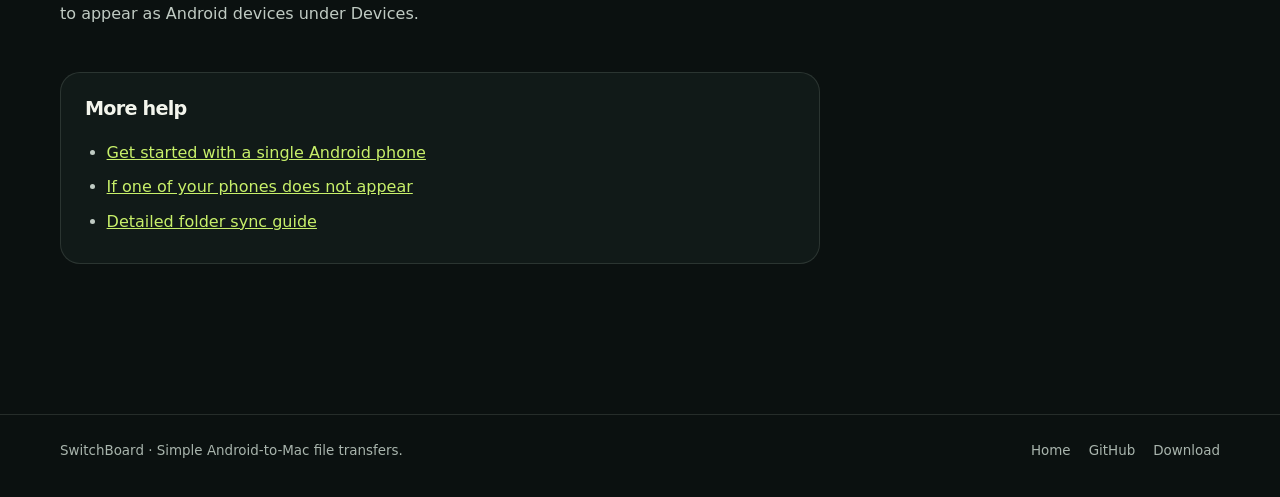
<file: docs/guides/send-between-phones.html>
<!doctype html>
<html lang="en"><head>
  <meta charset="utf-8"><meta name="viewport" content="width=device-width, initial-scale=1">
  <title>Move Files Between Two Android Phones Using a Mac | SwitchBoard</title>
  <meta name="description" content="Move files from one Android phone to another through your Mac, or set up a careful folder sync. See what SwitchBoard can do and what it will never delete.">
  <meta name="theme-color" content="#0b1110"><link rel="canonical" href="https://adityarajpt.github.io/SwitchBoard/guides/send-between-phones.html"><link rel="icon" type="image/svg+xml" href="../favicon.svg"><link rel="stylesheet" href="../assets/site.css"><meta property="og:title" content="Move Files Between Two Android Phones Using a Mac"><meta property="og:description" content="Choose a phone to copy from and another to copy to. Review folder sync before applying it."><meta property="og:type" content="article">
</head><body><a class="skip" href="#main">Skip to content</a><header class="site-header"><div class="wrap nav"><a class="brand" href="../"><span class="brand-mark" aria-hidden="true">↔</span><span>SwitchBoard</span></a><nav class="nav-links"><a href="../#guides">Easy guides</a><a class="nav-download" href="https://github.com/adityarajpt/SwitchBoard/releases/latest">Download</a></nav></div></header>
  <main id="main" class="wrap"><section class="guide-hero"><div class="breadcrumbs"><a href="../">Home</a> / Move files between phones</div><span class="eyebrow">Two Android devices</span><h1>Move files between two Android phones <span>through your Mac.</span></h1><p class="lead">Connect both Android phones to the Mac, choose where a file should come from and where it should go, then review before sending. The Mac is the middle step—files do not jump directly between phones.</p></section>
    <article class="guide-content"><h2>Send a few files from one phone to another</h2><ol class="numbered"><li>Connect both Android phones to the Mac. Unlock each phone and choose <strong>File transfer</strong> if it asks.</li><li>Open Transfer Hub and click <strong>Transfer</strong>.</li><li>Choose the first phone as <strong>From</strong> and the second phone as <strong>To</strong>.</li><li>Open the source phone's folder, select the files you want, then choose <strong>Send to</strong> the other phone.</li><li>Check the destination phone's folder to make sure the files arrived.</li></ol>
      <h2>Keep a folder up to date with a sync rule</h2><p>A sync rule is a saved instruction to compare one folder on each phone when you ask it to. It is useful for keeping selected folders similar, but it does not run on its own.</p><ol><li>Open <strong>Sync</strong> in Transfer Hub.</li><li>Choose the two phones and the folders you want to compare.</li><li>Choose one-way (copy changes from one chosen side) or two-way (copy new files either way).</li><li>Preview the list of planned changes. Resolve any conflicts you recognize.</li><li>Click <strong>Apply safe changes</strong> only after reviewing the list.</li></ol>
      <div class="callout"><p><strong>Important:</strong> Sync never copies deletions, and it does not run in the background. It compares file names, sizes, and available dates—not the full contents of every file. Keep a separate backup of important files.</p></div>
      <p>The QR-code Wi-Fi sharing page is for transferring selected files with a phone's browser. It cannot be chosen as one side of a phone-to-phone transfer or folder sync. Both phones need to appear as Android devices under Devices.</p>
      <div class="related"><h2>More help</h2><ul><li><a href="transfer-android-photos-to-mac.html">Get started with a single Android phone</a></li><li><a href="android-not-showing.html">If one of your phones does not appear</a></li><li><a href="https://github.com/adityarajpt/SwitchBoard/blob/main/docs/sync-folders-between-android-devices.md">Detailed folder sync guide</a></li></ul></div>
    </article></main><footer class="site-footer"><div class="wrap footer-row"><span>SwitchBoard · Simple Android-to-Mac file transfers.</span><nav class="footer-links"><a href="../">Home</a><a href="https://github.com/adityarajpt/SwitchBoard">GitHub</a><a href="https://github.com/adityarajpt/SwitchBoard/releases/latest">Download</a></nav></div></footer>
</body></html>
</file>
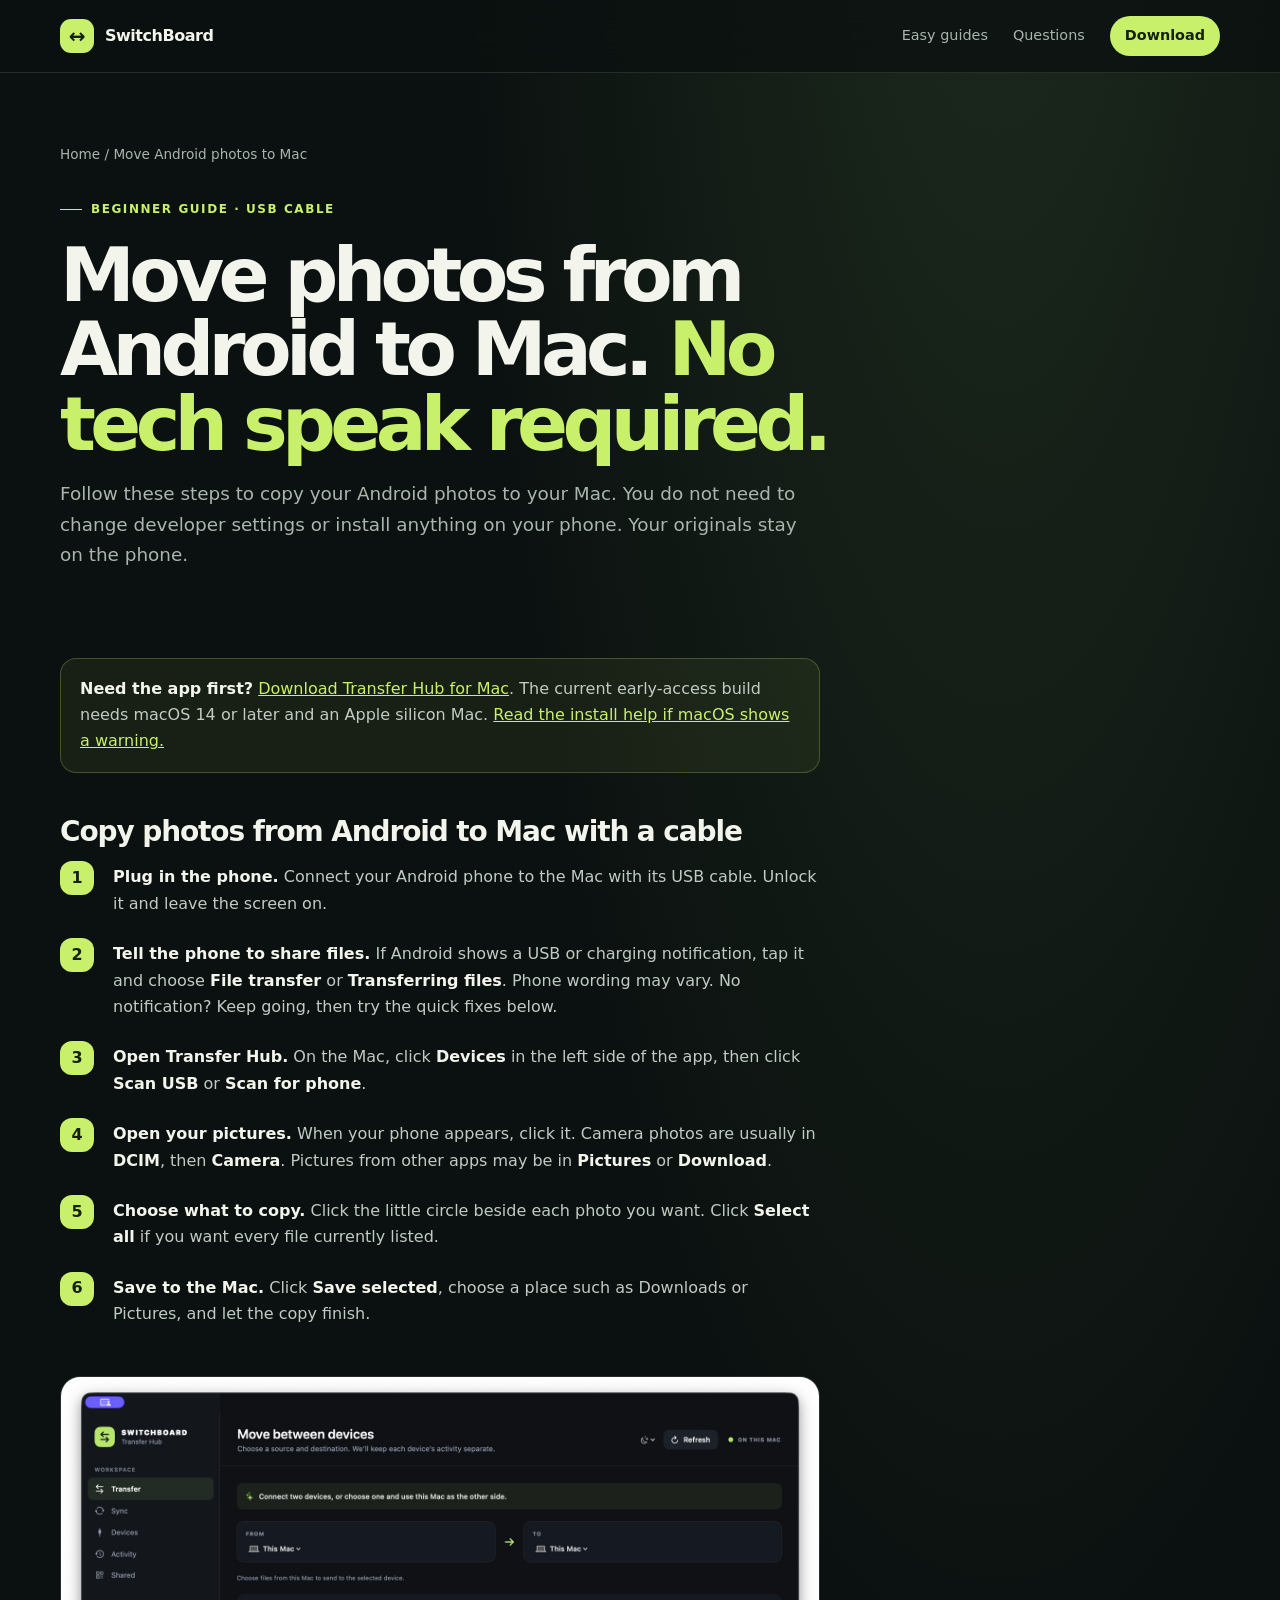
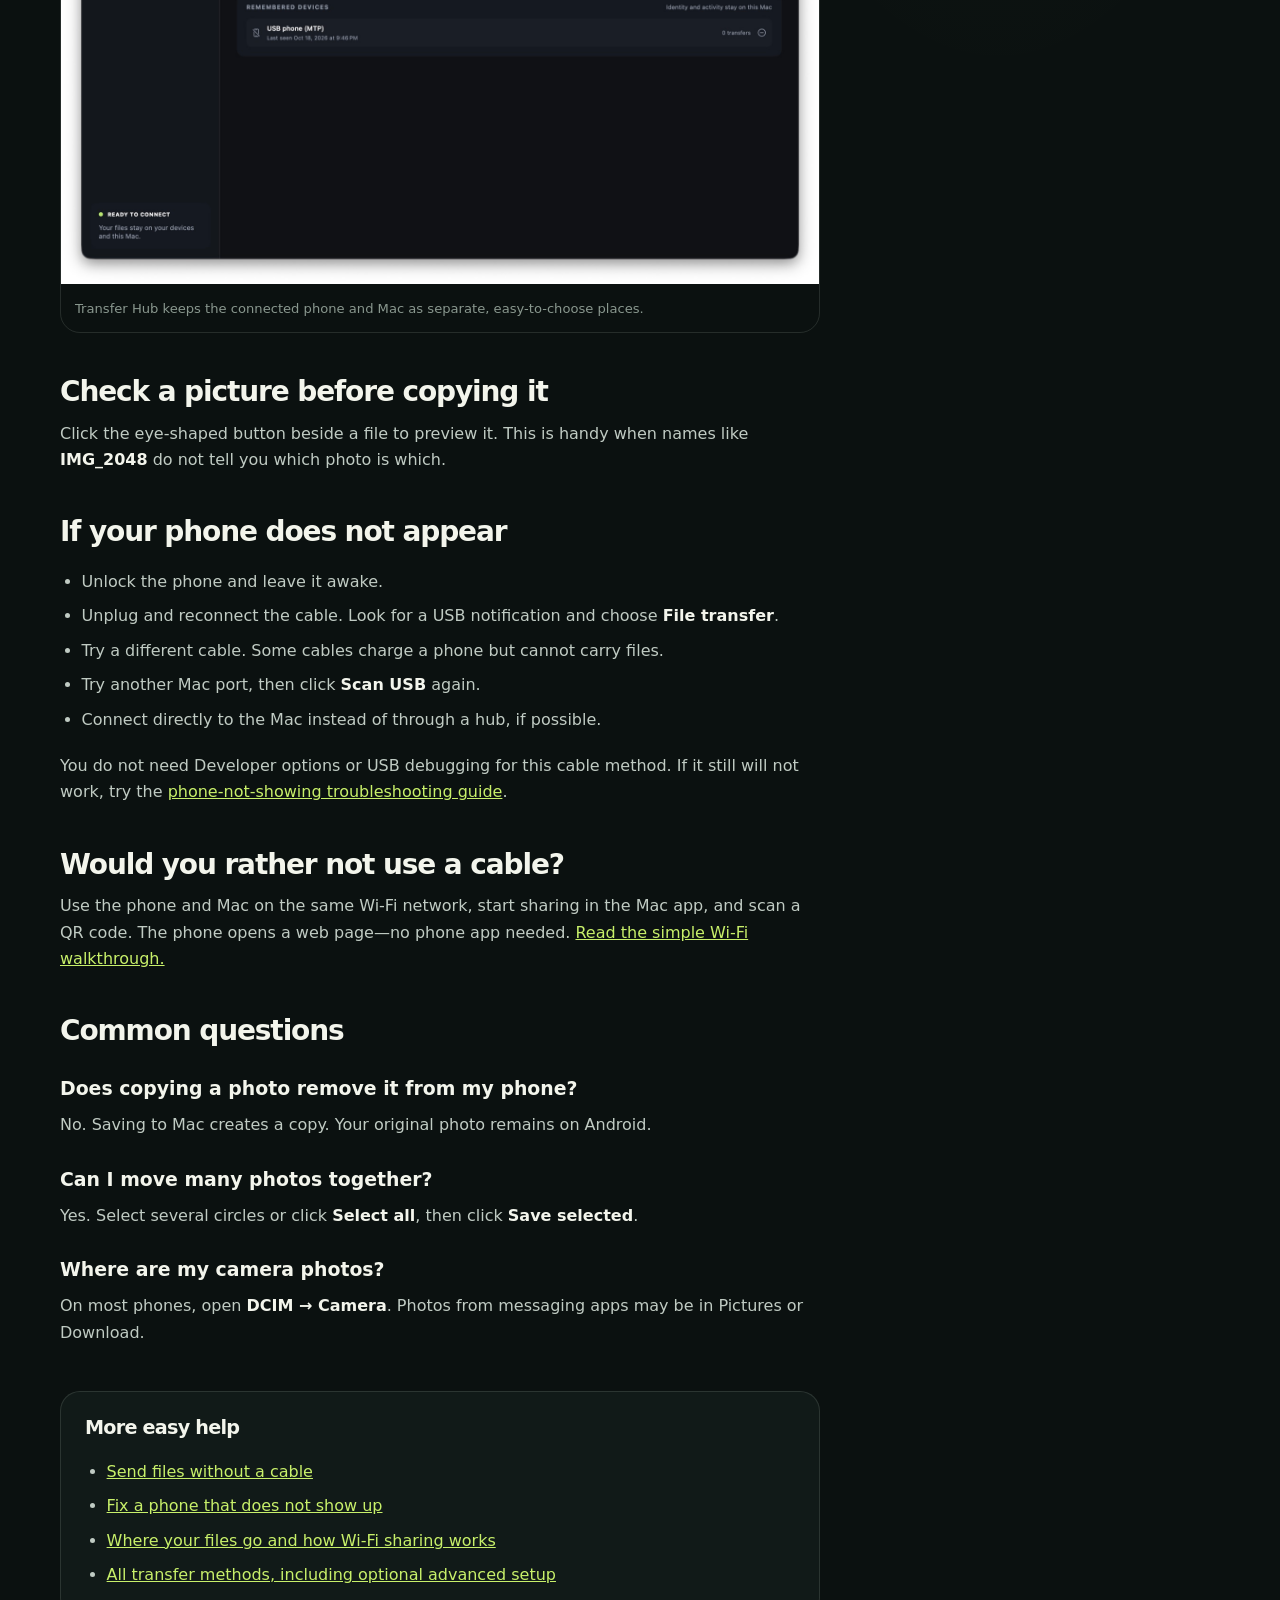
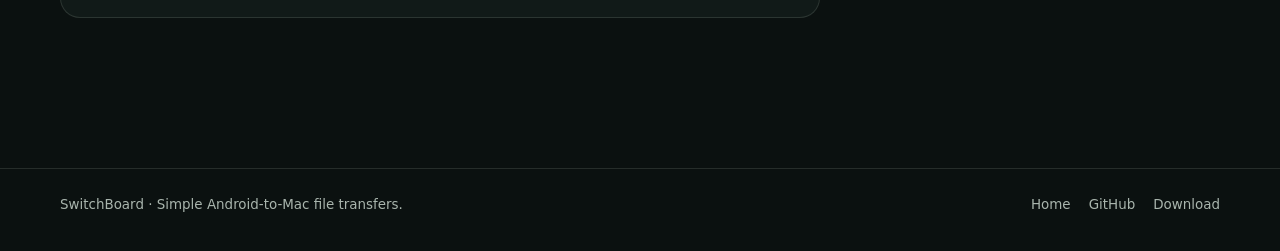
<file: docs/guides/transfer-android-photos-to-mac.html>
<!doctype html>
<html lang="en">
<head>
  <meta charset="utf-8"><meta name="viewport" content="width=device-width, initial-scale=1">
  <title>Move Photos from Android to Mac: Easy Beginner Guide | SwitchBoard</title>
  <meta name="description" content="A simple, step-by-step guide to copy photos and files from an Android phone to a Mac. Learn what to plug in, what to tap, and where to find your pictures.">
  <meta name="theme-color" content="#0b1110"><link rel="canonical" href="https://adityarajpt.github.io/SwitchBoard/guides/transfer-android-photos-to-mac.html"><link rel="icon" type="image/svg+xml" href="../favicon.svg"><link rel="stylesheet" href="../assets/site.css">
  <meta property="og:title" content="Move Photos from Android to Mac: Easy Beginner Guide"><meta property="og:description" content="No jargon. Copy your Android photos to your Mac step by step, with a cable or Wi-Fi."><meta property="og:type" content="article">
  <script type="application/ld+json">{"@context":"https://schema.org","@type":"HowTo","name":"Move photos from Android to Mac","description":"Copy photos from an Android phone to a Mac using a USB cable.","step":[{"@type":"HowToStep","name":"Connect the phone","text":"Plug the unlocked Android phone into the Mac with a USB cable."},{"@type":"HowToStep","name":"Choose File transfer","text":"Tap the USB notification on Android and select File transfer if it appears."},{"@type":"HowToStep","name":"Find the phone","text":"Open Transfer Hub on the Mac, choose Devices, then Scan USB."},{"@type":"HowToStep","name":"Choose and save photos","text":"Open DCIM then Camera, select the files, click Save selected, and choose a Mac folder."}]}</script>
</head>
<body><a class="skip" href="#main">Skip to content</a>
  <header class="site-header"><div class="wrap nav"><a class="brand" href="../"><span class="brand-mark" aria-hidden="true">↔</span><span>SwitchBoard</span></a><nav class="nav-links" aria-label="Main navigation"><a href="../#guides">Easy guides</a><a href="../#questions">Questions</a><a class="nav-download" href="https://github.com/adityarajpt/SwitchBoard/releases/latest">Download</a></nav></div></header>
  <main id="main" class="wrap"><section class="guide-hero"><div class="breadcrumbs"><a href="../">Home</a> / Move Android photos to Mac</div><span class="eyebrow">Beginner guide · USB cable</span><h1>Move photos from Android to Mac. <span>No tech speak required.</span></h1><p class="lead">Follow these steps to copy your Android photos to your Mac. You do not need to change developer settings or install anything on your phone. Your originals stay on the phone.</p></section>
    <article class="guide-content">
      <div class="callout"><p><strong>Need the app first?</strong> <a href="https://github.com/adityarajpt/SwitchBoard/releases/latest">Download Transfer Hub for Mac</a>. The current early-access build needs macOS 14 or later and an Apple silicon Mac. <a href="https://github.com/adityarajpt/SwitchBoard#installing-the-non-notarized-build">Read the install help if macOS shows a warning.</a></p></div>
      <h2>Copy photos from Android to Mac with a cable</h2>
      <ol class="numbered"><li><strong>Plug in the phone.</strong> Connect your Android phone to the Mac with its USB cable. Unlock it and leave the screen on.</li><li><strong>Tell the phone to share files.</strong> If Android shows a USB or charging notification, tap it and choose <strong>File transfer</strong> or <strong>Transferring files</strong>. Phone wording may vary. No notification? Keep going, then try the quick fixes below.</li><li><strong>Open Transfer Hub.</strong> On the Mac, click <strong>Devices</strong> in the left side of the app, then click <strong>Scan USB</strong> or <strong>Scan for phone</strong>.</li><li><strong>Open your pictures.</strong> When your phone appears, click it. Camera photos are usually in <strong>DCIM</strong>, then <strong>Camera</strong>. Pictures from other apps may be in <strong>Pictures</strong> or <strong>Download</strong>.</li><li><strong>Choose what to copy.</strong> Click the little circle beside each photo you want. Click <strong>Select all</strong> if you want every file currently listed.</li><li><strong>Save to the Mac.</strong> Click <strong>Save selected</strong>, choose a place such as Downloads or Pictures, and let the copy finish.</li></ol>
      <figure class="guide-image"><img src="../images/transfer-endpoints.jpg" alt="Transfer Hub on Mac with clear device and transfer choices"><figcaption class="fineprint" style="padding:0 14px 12px">Transfer Hub keeps the connected phone and Mac as separate, easy-to-choose places.</figcaption></figure>
      <h2>Check a picture before copying it</h2><p>Click the eye-shaped button beside a file to preview it. This is handy when names like <strong>IMG_2048</strong> do not tell you which photo is which.</p>
      <h2>If your phone does not appear</h2><ul><li>Unlock the phone and leave it awake.</li><li>Unplug and reconnect the cable. Look for a USB notification and choose <strong>File transfer</strong>.</li><li>Try a different cable. Some cables charge a phone but cannot carry files.</li><li>Try another Mac port, then click <strong>Scan USB</strong> again.</li><li>Connect directly to the Mac instead of through a hub, if possible.</li></ul><p>You do not need Developer options or USB debugging for this cable method. If it still will not work, try the <a href="android-not-showing.html">phone-not-showing troubleshooting guide</a>.</p>
      <h2>Would you rather not use a cable?</h2><p>Use the phone and Mac on the same Wi-Fi network, start sharing in the Mac app, and scan a QR code. The phone opens a web page—no phone app needed. <a href="android-to-mac-wifi.html">Read the simple Wi-Fi walkthrough.</a></p>
      <h2>Common questions</h2><h3>Does copying a photo remove it from my phone?</h3><p>No. Saving to Mac creates a copy. Your original photo remains on Android.</p><h3>Can I move many photos together?</h3><p>Yes. Select several circles or click <strong>Select all</strong>, then click <strong>Save selected</strong>.</p><h3>Where are my camera photos?</h3><p>On most phones, open <strong>DCIM → Camera</strong>. Photos from messaging apps may be in Pictures or Download.</p>
      <div class="related"><h2>More easy help</h2><ul><li><a href="android-to-mac-wifi.html">Send files without a cable</a></li><li><a href="android-not-showing.html">Fix a phone that does not show up</a></li><li><a href="privacy.html">Where your files go and how Wi-Fi sharing works</a></li><li><a href="https://github.com/adityarajpt/SwitchBoard/blob/main/docs/android-file-transfer-to-mac.md">All transfer methods, including optional advanced setup</a></li></ul></div>
    </article></main>
  <footer class="site-footer"><div class="wrap footer-row"><span>SwitchBoard · Simple Android-to-Mac file transfers.</span><nav class="footer-links"><a href="../">Home</a><a href="https://github.com/adityarajpt/SwitchBoard">GitHub</a><a href="https://github.com/adityarajpt/SwitchBoard/releases/latest">Download</a></nav></div></footer>
</body></html>
</file>
<file: docs/assets/site.css>
:root {
  color-scheme: dark;
  --bg: #0b1110;
  --surface: #111a18;
  --surface-2: #17221f;
  --ink: #f3f5ec;
  --muted: #a9b5ad;
  --line: rgba(228, 244, 228, .12);
  --lime: #c8f06a;
  --mint: #a9edd9;
  --radius: 24px;
  --width: 1160px;
}

* { box-sizing: border-box; }
html { scroll-behavior: smooth; }
body {
  margin: 0;
  background: radial-gradient(ellipse at 78% -12%, rgba(170, 238, 129, .12), transparent 34rem), var(--bg);
  color: var(--ink);
  font: 16px/1.65 ui-sans-serif, system-ui, -apple-system, BlinkMacSystemFont, "Segoe UI", sans-serif;
  -webkit-font-smoothing: antialiased;
}
a { color: inherit; }
img { display: block; max-width: 100%; }
.wrap { width: min(calc(100% - 40px), var(--width)); margin-inline: auto; }
.skip { position: absolute; left: -9999px; top: 10px; z-index: 10; background: var(--lime); color: #15200f; padding: .7rem 1rem; border-radius: 10px; }
.skip:focus { left: 10px; }
.site-header { position: sticky; z-index: 5; top: 0; backdrop-filter: blur(16px); background: rgba(11, 17, 16, .83); border-bottom: 1px solid var(--line); }
.nav { min-height: 72px; display: flex; align-items: center; justify-content: space-between; gap: 22px; }
.brand { text-decoration: none; display: inline-flex; align-items: center; gap: 11px; font-weight: 800; letter-spacing: -.03em; }
.brand-mark { width: 34px; height: 34px; display: grid; place-items: center; color: #14200e; background: var(--lime); border-radius: 11px; font-size: 20px; line-height: 1; }
.nav-links { display: flex; align-items: center; gap: 25px; color: var(--muted); font-size: .9rem; }
.nav-links a { text-decoration: none; }
.nav-links a:hover, .text-link:hover { color: var(--lime); }
.nav-links .nav-download { color: #16200e; background: var(--lime); border-radius: 999px; padding: 8px 15px; font-weight: 750; }
.hero { padding: 88px 0 64px; }
.hero-grid { display: grid; grid-template-columns: 1.05fr .95fr; align-items: center; gap: 55px; }
.eyebrow { display: inline-flex; align-items: center; gap: 9px; color: var(--lime); font-weight: 750; text-transform: uppercase; font-size: .75rem; letter-spacing: .13em; }
.eyebrow::before { content: ""; width: 22px; height: 1px; background: currentColor; }
h1, h2, h3, p { margin-top: 0; }
h1 { margin: 18px 0; font-size: clamp(3rem, 6.5vw, 5.75rem); line-height: .99; letter-spacing: -.075em; max-width: 760px; }
h1 span { color: var(--lime); }
.hero-copy { color: var(--muted); font-size: clamp(1.04rem, 1.6vw, 1.22rem); max-width: 560px; }
.actions { display: flex; flex-wrap: wrap; gap: 12px; margin-top: 28px; }
.button { min-height: 48px; display: inline-flex; align-items: center; justify-content: center; gap: 9px; padding: 0 19px; border-radius: 999px; font-weight: 800; text-decoration: none; transition: transform .18s ease, background .18s ease; }
.button:hover { transform: translateY(-2px); }
.button-primary { color: #13200d; background: var(--lime); }
.button-primary:hover { background: #d6f99b; }
.button-secondary { color: var(--ink); border: 1px solid var(--line); background: rgba(255,255,255,.025); }
.button-secondary:hover { background: var(--surface-2); }
.fineprint { margin: 14px 0 0; color: #89978e; font-size: .82rem; }
.hero-art { position: relative; }
.hero-art::before { content: ""; position: absolute; width: 65%; height: 55%; right: 2%; top: 7%; background: var(--lime); opacity: .13; filter: blur(80px); border-radius: 50%; }
.shot-frame { position: relative; padding: 11px; border: 1px solid rgba(215, 241, 188, .17); border-radius: 24px; background: linear-gradient(135deg, rgba(205, 243, 157, .12), rgba(255,255,255,.025)); box-shadow: 0 30px 100px rgba(0,0,0,.42); transform: rotate(1deg); }
.shot-frame img { width: 100%; border-radius: 15px; }
.shot-caption { position: absolute; left: -21px; bottom: 23px; padding: 12px 16px; border: 1px solid var(--line); border-radius: 14px; background: #111a18; box-shadow: 0 15px 45px rgba(0,0,0,.35); color: var(--muted); font-size: .78rem; }
.shot-caption strong { display: block; color: var(--ink); font-size: .92rem; }
.trust-row { display: flex; flex-wrap: wrap; gap: 10px; margin-top: 31px; }
.pill { border: 1px solid var(--line); background: rgba(255,255,255,.025); color: #ccd5ce; border-radius: 999px; padding: 7px 12px; font-size: .78rem; }
.section { padding: 78px 0; }
.section-alt { background: linear-gradient(180deg, rgba(255,255,255,.015), rgba(255,255,255,.035), rgba(255,255,255,.012)); border-block: 1px solid rgba(255,255,255,.035); }
.section-heading { max-width: 690px; margin-bottom: 32px; }
.section-heading h2 { margin: 10px 0 12px; font-size: clamp(2rem, 4vw, 3.1rem); letter-spacing: -.055em; line-height: 1.08; }
.section-heading p { color: var(--muted); }
.steps { display: grid; grid-template-columns: repeat(3, 1fr); gap: 15px; }
.step, .guide-card, .feature, .faq details { border: 1px solid var(--line); border-radius: var(--radius); background: linear-gradient(150deg, rgba(255,255,255,.045), rgba(255,255,255,.014)); }
.step { padding: 23px; min-height: 200px; }
.step-num { width: 36px; height: 36px; display: grid; place-items: center; border-radius: 12px; color: #13200d; background: var(--lime); font-weight: 900; }
.step h3 { margin: 23px 0 7px; font-size: 1.08rem; }
.step p, .feature p { color: var(--muted); margin: 0; font-size: .93rem; }
.method-grid { display: grid; grid-template-columns: repeat(2, 1fr); gap: 17px; }
.method { position: relative; overflow: hidden; min-height: 265px; border: 1px solid var(--line); border-radius: var(--radius); padding: 28px; background: var(--surface); }
.method::after { content: ""; position: absolute; width: 220px; height: 220px; top: -105px; right: -60px; border-radius: 50%; background: var(--lime); opacity: .08; filter: blur(20px); }
.method-icon { font-size: 1.5rem; color: var(--lime); }
.method h3 { margin: 18px 0 7px; font-size: 1.35rem; letter-spacing: -.025em; }
.method p { color: var(--muted); max-width: 460px; }
.text-link { color: var(--lime); text-decoration: none; font-weight: 750; }
.guide-grid { display: grid; grid-template-columns: repeat(3, 1fr); gap: 15px; }
.guide-card { min-height: 205px; padding: 22px; display: flex; flex-direction: column; align-items: flex-start; text-decoration: none; transition: transform .18s ease, border-color .18s ease; }
.guide-card:hover { transform: translateY(-3px); border-color: rgba(200,240,106,.55); }
.guide-tag { color: var(--lime); text-transform: uppercase; font-size: .69rem; font-weight: 800; letter-spacing: .1em; }
.guide-card h3 { margin: 13px 0 9px; line-height: 1.2; letter-spacing: -.025em; }
.guide-card p { margin-bottom: 18px; color: var(--muted); font-size: .9rem; }
.guide-card .text-link { margin-top: auto; font-size: .88rem; }
.feature-grid { display: grid; grid-template-columns: repeat(3, 1fr); gap: 15px; }
.feature { padding: 22px; }
.feature-symbol { color: var(--lime); font-size: 1.2rem; margin-bottom: 14px; }
.feature h3 { margin-bottom: 6px; font-size: 1.03rem; }
.privacy { display: grid; grid-template-columns: .8fr 1.2fr; gap: 38px; align-items: center; padding: clamp(25px, 5vw, 50px); border: 1px solid rgba(200,240,106,.22); border-radius: 30px; background: radial-gradient(ellipse at 100% 0%, rgba(200,240,106,.12), transparent 50%), var(--surface); }
.privacy h2 { margin: 10px 0 0; font-size: clamp(1.8rem, 3.5vw, 2.6rem); line-height: 1.12; letter-spacing: -.05em; }
.privacy p { color: var(--muted); margin: 0; }
.faq { max-width: 820px; display: grid; gap: 10px; }
.faq details { padding: 0 18px; }
.faq summary { padding: 16px 0; cursor: pointer; font-weight: 750; }
.faq details p { margin: 0; padding: 0 0 17px; color: var(--muted); }
.bottom-cta { text-align: center; padding: 75px 20px; border: 1px solid var(--line); border-radius: 30px; background: radial-gradient(ellipse at 50% 0%, rgba(200,240,106,.13), transparent 55%), var(--surface); }
.bottom-cta h2 { margin: 10px auto; max-width: 650px; font-size: clamp(2rem, 4.5vw, 3.4rem); letter-spacing: -.06em; line-height: 1.04; }
.bottom-cta p { color: var(--muted); }
.site-footer { margin-top: 75px; border-top: 1px solid var(--line); padding: 25px 0 35px; color: var(--muted); font-size: .84rem; }
.footer-row { display: flex; justify-content: space-between; align-items: center; gap: 18px; }
.footer-links { display: flex; gap: 18px; flex-wrap: wrap; }
.footer-links a { color: var(--muted); text-decoration: none; }
.footer-links a:hover { color: var(--lime); }

/* Guide pages */
.guide-hero { padding: 70px 0 35px; }
.breadcrumbs { color: var(--muted); font-size: .85rem; margin-bottom: 27px; }
.breadcrumbs a { text-decoration: none; }
.guide-hero h1 { max-width: 820px; font-size: clamp(2.7rem, 6vw, 4.7rem); }
.guide-hero .lead { max-width: 760px; color: var(--muted); font-size: 1.15rem; }
.guide-content { max-width: 760px; padding: 10px 0 75px; }
.guide-content h2 { margin: 42px 0 12px; font-size: 1.75rem; letter-spacing: -.04em; line-height: 1.2; }
.guide-content h3 { margin: 25px 0 8px; font-size: 1.18rem; }
.guide-content p, .guide-content li { color: #c0cbc3; }
.guide-content strong { color: var(--ink); }
.guide-content a { color: var(--lime); }
.guide-content ol, .guide-content ul { padding-left: 1.35rem; }
.guide-content li { padding: 4px 0; }
.guide-content .numbered { list-style: none; padding: 0; counter-reset: guide; }
.guide-content .numbered li { position: relative; counter-increment: guide; min-height: 50px; padding: 0 0 24px 53px; }
.guide-content .numbered li::before { content: counter(guide); position: absolute; left: 0; top: -3px; width: 34px; height: 34px; display: grid; place-items: center; border-radius: 12px; background: var(--lime); color: #15200f; font-weight: 900; }
.callout { margin: 24px 0; padding: 17px 19px; border: 1px solid rgba(200,240,106,.24); border-radius: 16px; background: rgba(200,240,106,.065); }
.callout p:last-child { margin-bottom: 0; }
.guide-image { margin: 25px 0; overflow: hidden; border: 1px solid var(--line); border-radius: 20px; }
.guide-image img { width: 100%; }
.related { margin-top: 45px; padding: 24px; border: 1px solid var(--line); border-radius: 20px; background: var(--surface); }
.related h2 { margin: 0 0 12px; font-size: 1.2rem; }
.related ul { margin-bottom: 0; }

@media (max-width: 850px) {
  .hero-grid { grid-template-columns: 1fr; gap: 35px; }
  .hero { padding-top: 60px; }
  .hero-art { max-width: 680px; }
  .steps, .feature-grid { grid-template-columns: repeat(2, 1fr); }
  .guide-grid { grid-template-columns: repeat(2, 1fr); }
  .privacy { grid-template-columns: 1fr; gap: 17px; }
}
@media (max-width: 580px) {
  .wrap { width: min(calc(100% - 28px), var(--width)); }
  .nav { min-height: 64px; }
  .nav-links { gap: 12px; font-size: .78rem; }
  .nav-links a:nth-child(2) { display: none; }
  .nav-links .nav-download { padding: 7px 11px; }
  .hero { padding: 47px 0 42px; }
  h1 { font-size: clamp(2.8rem, 14vw, 4.3rem); }
  .shot-caption { left: 6px; bottom: 12px; }
  .section { padding: 55px 0; }
  .steps, .method-grid, .guide-grid, .feature-grid { grid-template-columns: 1fr; }
  .step { min-height: 0; }
  .footer-row { align-items: flex-start; flex-direction: column; }
  .guide-hero { padding-top: 45px; }
}
@media (prefers-reduced-motion: reduce) {
  html { scroll-behavior: auto; }
  *, *::before, *::after { animation-duration: .01ms !important; transition-duration: .01ms !important; }
}
</file>
